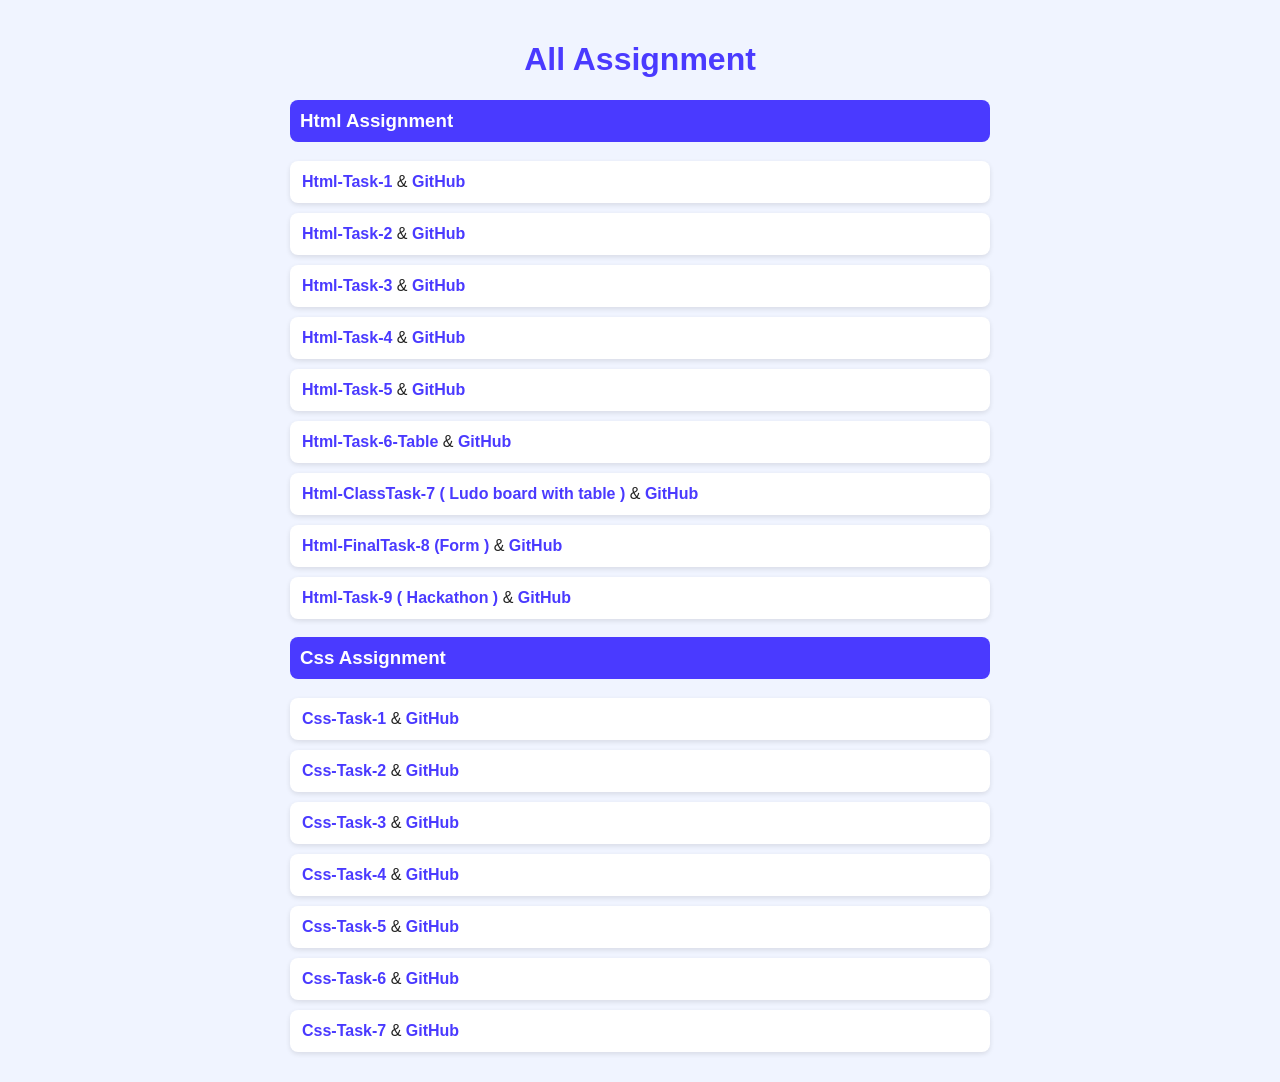
<file: index.html>
<!DOCTYPE html>
<html lang="en">
<head>
    <meta charset="UTF-8">
    <meta name="viewport" content="width=device-width, initial-scale=1.0">
    <title>All Assignment</title>
    <style>
        body {
            font-family: Arial, sans-serif;
            background-color: #f0f4ff;
            color: #222;
            max-width: 700px;
            margin: 0 auto;
            padding: 20px;
        }

        h1 {
            text-align: center;
            color: #4a3aff;
        }

        h3 {
            background-color: #4a3aff;
            color: white;
            padding: 10px;
            border-radius: 8px;
        }

        .task {
            background-color: white;
            padding: 12px;
            margin-bottom: 10px;
            border-radius: 8px;
            box-shadow: 0 2px 5px rgba(0, 0, 0, 0.1);
        }

        a {
            color: #4a3aff;
            text-decoration: none;
            font-weight: bold;
        }

        a:hover {
            text-decoration: underline;
        }
    </style>
</head>
<body>
    <h1>All Assignment</h1>

    <h3>Html Assignment</h3>

    <div class="task"><a href="./html-task/Assignment 1/index.html">Html-Task-1</a> <span>&</span> <a href="https://github.com/alishahwaiz-182/All-Assignments/blob/main/html-task/Assignment%201/index.html">GitHub</a></div>
    <div class="task"><a href="./html-task/Assignment 2/index.html">Html-Task-2</a> <span>&</span> <a href="https://github.com/alishahwaiz-182/All-Assignments/blob/main/html-task/Assignment%202">GitHub</a></div>
    <div class="task"><a href="./html-task/Assignment 3/index.html">Html-Task-3</a> <span>&</span> <a href="https://github.com/alishahwaiz-182/All-Assignments/blob/main/html-task/Assignment%203">GitHub</a></div>
    <div class="task"><a href="./html-task/Assignment 4/index.html">Html-Task-4</a> <span>&</span> <a href="https://github.com/alishahwaiz-182/All-Assignments/blob/main/html-task/Assignment%204">GitHub</a></div>
    <div class="task"><a href="./html-task/Assignment 5/task1.html">Html-Task-5</a> <span>&</span> <a href="https://github.com/alishahwaiz-182/All-Assignments/blob/main/html-task/Assignment%205">GitHub</a></div>
    <div class="task"><a href="./html-task/Assignment 6/index.html">Html-Task-6-Table</a> <span>&</span> <a href="https://github.com/alishahwaiz-182/All-Assignments/blob/main/html-task/Assignment%206/index.html">GitHub</a></div>
    <div class="task"><a href="./html-task/assignment 7/index.html">Html-ClassTask-7 ( Ludo board with table )</a> <span>&</span> <a href="https://github.com/alishahwaiz-182/All-Assignments/blob/main/html-task/assignment%207/index.html">GitHub</a></div>
    <div class="task"><a href="./html-task/Assignment 8/index.html">Html-FinalTask-8 (Form )</a> <span>&</span> <a href="https://github.com/alishahwaiz-182/All-Assignments/blob/main/html-task/Assignment%208">GitHub</a></div>
    <div class="task"><a href="./html-task/Assignment 9/index.html">Html-Task-9 ( Hackathon )</a> <span>&</span> <a href="https://github.com/alishahwaiz-182/All-Assignments/blob/main/html-task/Assignment%209/index.html">GitHub</a></div>

    <h3>Css Assignment</h3>

    <div class="task"><a href="./css-task/Assignment 1/index.html">Css-Task-1</a> <span>&</span> <a href="https://github.com/alishahwaiz-182/All-Assignments/blob/main/css-task/Assignment%201">GitHub</a></div>
    <div class="task"><a href="./css-task/Assignment 2/index.html">Css-Task-2</a> <span>&</span> <a href="https://github.com/alishahwaiz-182/All-Assignments/blob/main/css-task/Assignment%202">GitHub</a></div>
    <div class="task"><a href="./css-task/Assignment 3/index.html">Css-Task-3</a> <span>&</span> <a href="https://github.com/alishahwaiz-182/All-Assignments/tree/main/css-task/Assignment%203">GitHub</a></div>
    <div class="task"><a href="./css-task/Assignment 4/index.html">Css-Task-4</a> <span>&</span> <a href="https://github.com/alishahwaiz-182/All-Assignments/tree/main/css-task/Assignment%204">GitHub</a></div>
    <div class="task"><a href="./css-task/Assignment 5/index.html">Css-Task-5</a> <span>&</span> <a href="https://github.com/alishahwaiz-182/All-Assignments/tree/main/css-task/Assignment%205">GitHub</a></div>
    <div class="task"><a href="./css-task/Assignment 6/index.html">Css-Task-6</a> <span>&</span> <a href="https://github.com/alishahwaiz-182/All-Assignments/tree/main/css-task/Assignment%206">GitHub</a></div>
    <div class="task"><a href="./css-task/Assignment 7/index.html">Css-Task-7</a> <span>&</span> <a href="https://github.com/alishahwaiz-182/All-Assignments/tree/main/css-task/Assignment%207">GitHub</a></div>
</body>
</html>
</file>
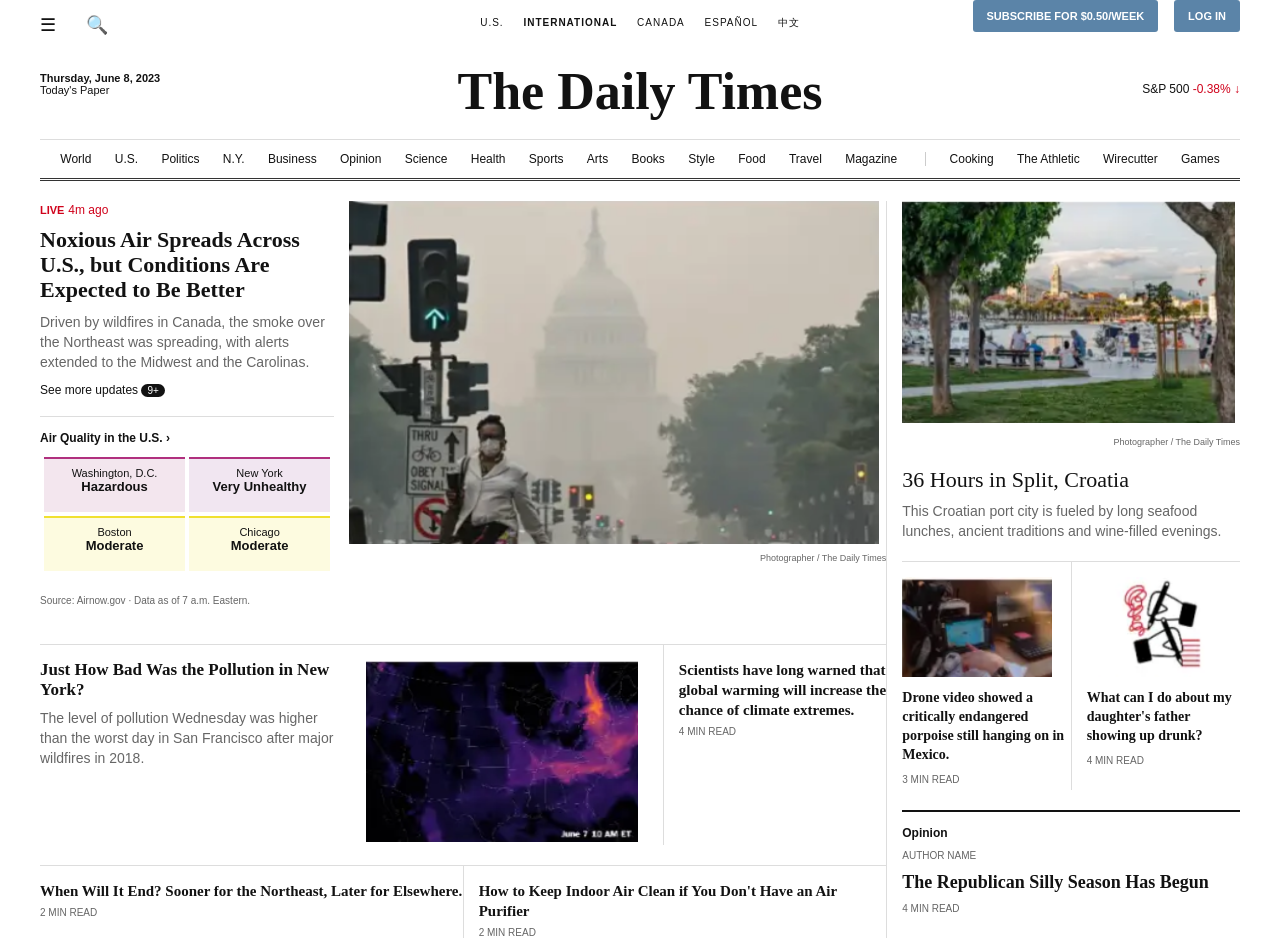
<file: css-task/Assignment 2/index.html>
<!DOCTYPE html>
<html lang="en">
<head>
<meta charset="UTF-8">
<title>The Daily Times</title>
<link rel="stylesheet" href="style.css">
</head>
<body>
<div class="page">

  <table class="topbar">
    <tr>
      <td class="tb-left"><span class="menu-icon">&#9776;</span> <span>&#128269;</span></td>
      <td class="editions">
        <a href="#">U.S.</a>
        <a href="#" class="bold">INTERNATIONAL</a>
        <a href="#">CANADA</a>
        <a href="#">ESPAÑOL</a>
        <a href="#">中文</a>
      </td>
      <td class="tb-right">
        <a href="#" class="btn">SUBSCRIBE FOR $0.50/WEEK</a>
        <a href="#" class="btn">LOG IN</a>
      </td>
    </tr>
  </table>

  <table class="masthead">
    <tr>
      <td class="date-box">
        <b>Thursday, June 8, 2023</b><br>
        Today's Paper
      </td>
      <td class="logo-cell"><h1 class="logo">The Daily Times</h1></td>
      <td class="stock-box">S&amp;P 500 <span class="red">-0.38% &darr;</span></td>
    </tr>
  </table>

  <div class="nav">
    <a href="#">World</a>
    <a href="#">U.S.</a>
    <a href="#">Politics</a>
    <a href="#">N.Y.</a>
    <a href="#">Business</a>
    <a href="#">Opinion</a>
    <a href="#">Science</a>
    <a href="#">Health</a>
    <a href="#">Sports</a>
    <a href="#">Arts</a>
    <a href="#">Books</a>
    <a href="#">Style</a>
    <a href="#">Food</a>
    <a href="#">Travel</a>
    <a href="#">Magazine</a>
    <span class="gap"></span>
    <a href="#">Cooking</a>
    <a href="#">The Athletic</a>
    <a href="#">Wirecutter</a>
    <a href="#">Games</a>
  </div>

  <table class="main">
    <tr>

      <td class="left-area">

        <table>
          <tr>
            <td class="story-text">
              <span class="live">LIVE</span> <span class="red small">4m ago</span>
              <h2>Noxious Air Spreads Across U.S., but Conditions Are Expected to Be Better</h2>
              <p class="grey">Driven by wildfires in Canada, the smoke over the Northeast was spreading, with alerts extended to the Midwest and the Carolinas.</p>
              <p class="small">See more updates <span class="badge">9+</span></p>

              <div class="aq">
                <b class="small">Air Quality in the U.S. &rsaquo;</b>
                <table class="aq-table">
                  <tr>
                    <td class="aq-box pink">Washington, D.C.<br><b>Hazardous</b></td>
                    <td class="aq-box purple">New York<br><b>Very Unhealthy</b></td>
                  </tr>
                  <tr>
                    <td class="aq-box yellow">Boston<br><b>Moderate</b></td>
                    <td class="aq-box yellow">Chicago<br><b>Moderate</b></td>
                  </tr>
                </table>
                <p class="tiny grey">Source: Airnow.gov &middot; Data as of 7 a.m. Eastern.</p>
              </div>
            </td>

            <td class="story-image">
              <img class="big-photo" src="./assests/images/Screenshot 2026-10-29 164420.png" alt="">
              <p class="credit">Photographer / The Daily Times</p>
            </td>
          </tr>
        </table>

        <table class="second-row">
          <tr>
            <td class="item-a">
              <h3>Just How Bad Was the Pollution in New York?</h3>
              <p class="grey">The level of pollution Wednesday was higher than the worst day in San Francisco after major wildfires in 2018.</p>
            </td>
            <td class="item-b">
              <img class="map-photo" src="./assests/images/Screenshot 2026-10-29 164510.png" alt="">
            </td>
            <td class="item-c">
              <h4>Scientists have long warned that global warming will increase the chance of climate extremes.</h4>
              <p class="tiny grey">4 MIN READ</p>
            </td>
          </tr>
        </table>

        <table class="third-row">
          <tr>
            <td class="half">
              <h4>When Will It End? Sooner for the Northeast, Later for Elsewhere.</h4>
              <p class="tiny grey">2 MIN READ</p>
            </td>
            <td class="half half-border">
              <h4>How to Keep Indoor Air Clean if You Don't Have an Air Purifier</h4>
              <p class="tiny grey">2 MIN READ</p>
            </td>
          </tr>
        </table>

      </td>

      <td class="right-area">
        <img class="travel-photo" src="./assests/images/Screenshot 2026-10-29 164436.png" alt="">
        <p class="credit">Photographer / The Daily Times</p>
        <h2 class="light">36 Hours in Split, Croatia</h2>
        <p class="grey">This Croatian port city is fueled by long seafood lunches, ancient traditions and wine-filled evenings.</p>

        <table class="mini-row">
          <tr>
            <td class="mini">
              <img class="mini-photo" src="./assests/images/Screenshot 2026-10-29 164451.png" alt="">
              <h5>Drone video showed a critically endangered porpoise still hanging on in Mexico.</h5>
              <p class="tiny grey">3 MIN READ</p>
            </td>
            <td class="mini mini-border">
              <img class="mini-photo" src="./assests/images/Screenshot 2026-10-29 164500.png" alt="">
              <h5>What can I do about my daughter's father showing up drunk?</h5>
              <p class="tiny grey">4 MIN READ</p>
            </td>
          </tr>
        </table>

        <div class="opinion">
          <b class="small">Opinion</b>
          <p class="tiny grey">AUTHOR NAME</p>
          <h4>The Republican Silly Season Has Begun</h4>
          <p class="tiny grey">4 MIN READ</p>
        </div>
      </td>

    </tr>
  </table>
</div>
</body>
</html>
</file>
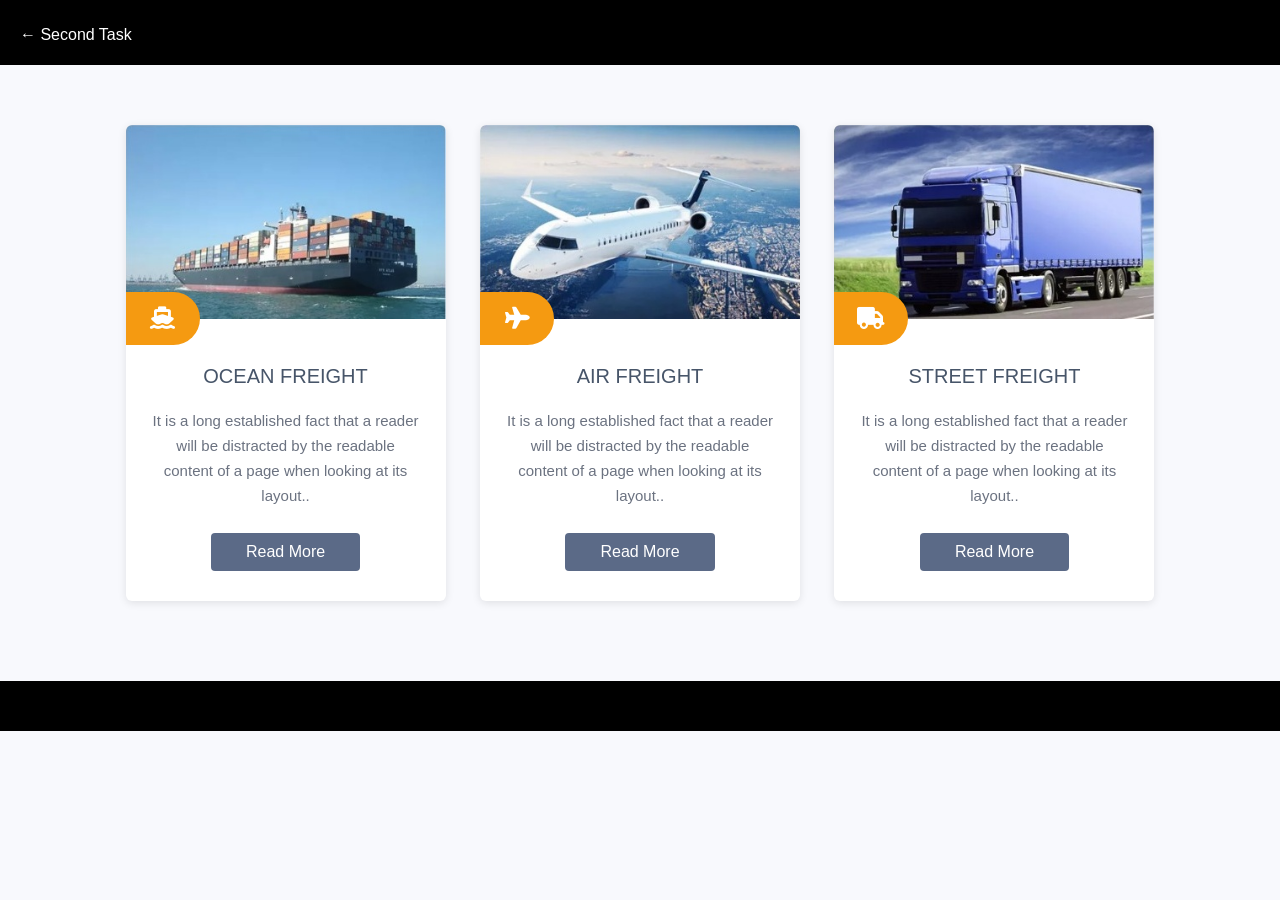
<file: css-task/Assignment 3/index.html>
<!DOCTYPE html>
<html lang="en">
<head>
    <meta charset="UTF-8">
    <meta name="viewport" content="width=device-width, initial-scale=1.0">
    <title>Freight Services</title>



    <!-- Font Awesome icons -->
    <link rel="stylesheet" href="https://cdnjs.cloudflare.com/ajax/libs/font-awesome/6.5.1/css/all.min.css">

    <link rel="stylesheet" href="style.css">
</head>
<body>

    <div class="top">
        <a href="./index1.html">&larr; Second Task</a>
    </div>

    <section class="services">

        <!-- Card 1 -->
        <div class="card">
                <img src="./assests/images/ocean.jpg" alt="Ocean Freight">
                <div class="icon"><i class="fa-solid fa-ship"></i></div>
            <div class="card-body">
                <h3>Ocean Freight</h3>
                <p>It is a long established fact that a reader will be distracted by the readable content of a page when looking at its layout..</p>
                <a href="#" class="btn">Read More</a>
            </div>
        </div>

        <!-- Card 2 -->
        <div class="card">
            <img src="./assests/images/air.jpg" alt="Air Freight">
            <div class="icon"><i class="fa-solid fa-plane"></i></div>
            <div class="card-body">
                <h3>Air Freight</h3>
                <p>It is a long established fact that a reader will be distracted by the readable content of a page when looking at its layout..</p>
                <a href="#" class="btn">Read More</a>
            </div>
        </div>

        <!-- Card 3 -->
        <div class="card">
            <img src="./assests/images/street.jpg" alt="Street Freight">
            <div class="icon"><i class="fa-solid fa-truck"></i></div>
            <div class="card-body">
                <h3>Street Freight</h3>
                <p>It is a long established fact that a reader will be distracted by the readable content of a page when looking at its layout..</p>
                <a href="#" class="btn">Read More</a>
            </div>
        </div>

    </section>

    <div class="footer"></div>

</body>
</html>
</file>
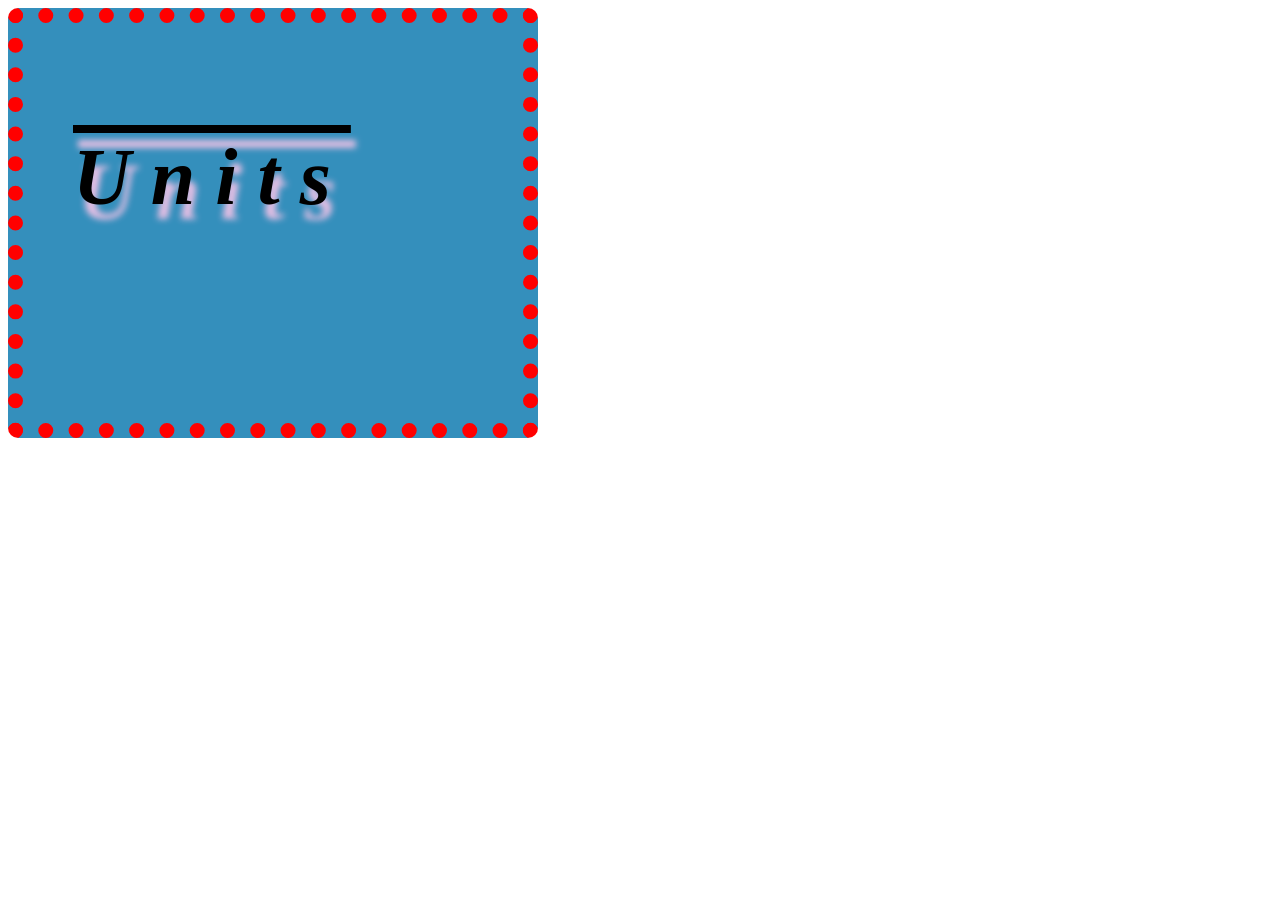
<file: css-task/Assignment 4/index.html>
<!DOCTYPE html>
<html lang="en">
<head>
    <meta charset="UTF-8">
    <meta name="viewport" content="width=device-width, initial-scale=1.0">
    <title>Box Model</title>
    <link rel="stylesheet" href="style.css">
</head>
<body>
    <div>
        <h1>units</h1>
    </div>
</body>
</html>
</file>
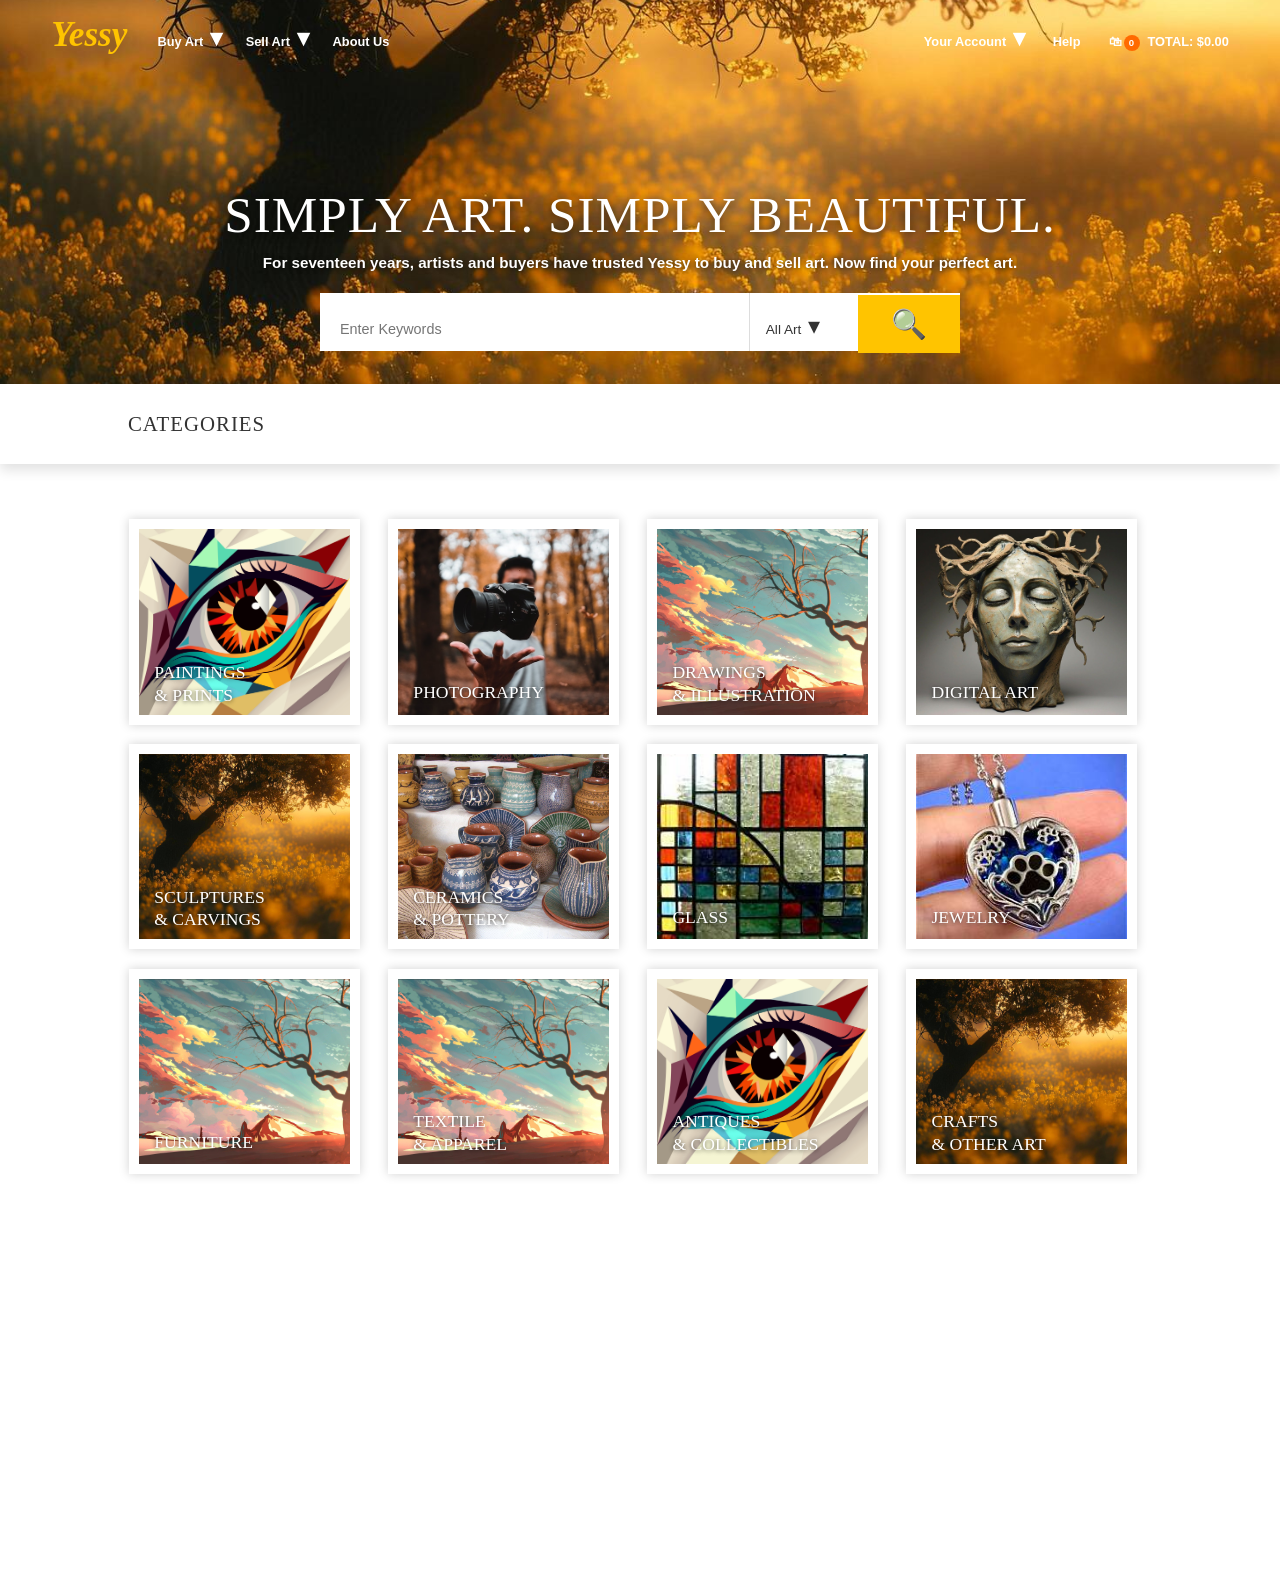
<file: css-task/Assignment 5/index.html>
<!DOCTYPE html>
<html lang="en">
<head>
  <meta charset="UTF-8">
  <meta name="viewport" content="width=device-width, initial-scale=1.0">
  <title>Yessy - Gallery</title>
  <link rel="stylesheet" href="style.css">
</head>
<body>

  <header class="hero">

    <nav class="navbar">
      <div class="nav-left">
        <a href="#" class="logo">Yessy</a>
        <a href="#" class="nav-link">Buy Art <span class="arrow">&#9662;</span></a>
        <a href="#" class="nav-link">Sell Art <span class="arrow">&#9662;</span></a>
        <a href="#" class="nav-link">About Us</a>
      </div>
      <div class="nav-right">
        <a href="#" class="nav-link">Your Account <span class="arrow">&#9662;</span></a>
        <a href="#" class="nav-link">Help</a>
        <a href="#" class="nav-link">&#128717;<span class="badge">0</span>TOTAL: $0.00</a>
      </div>
    </nav>

    <div class="hero-content">
      <h1>SIMPLY ART. SIMPLY BEAUTIFUL.</h1>
      <p>For seventeen years, artists and buyers have trusted Yessy to buy and sell art. Now find your perfect art.</p>

      <div class="search">
        <input type="text" class="search-input" placeholder="Enter Keywords">
        <div class="search-select">All Art <span class="arrow">&#9662;</span></div>
        <button class="search-btn">&#128269;</button>
      </div>
    </div>
  </header>

  <section class="categories-bar">
    <h2>CATEGORIES</h2>
  </section>

  <section class="grid">

    <div class="card">
      <a href="#" class="tile t1"><span class="label two">PAINTINGS<br>&amp; PRINTS</span></a>
    </div>

    <div class="card">
      <a href="#" class="tile t2"><span class="label one">PHOTOGRAPHY</span></a>
    </div>

    <div class="card">
      <a href="#" class="tile t3"><span class="label two">DRAWINGS<br>&amp; ILLUSTRATION</span></a>
    </div>

    <div class="card">
      <a href="#" class="tile t4"><span class="label one">DIGITAL ART</span></a>
    </div>

    <div class="card">
      <a href="#" class="tile t5"><span class="label two">SCULPTURES<br>&amp; CARVINGS</span></a>
    </div>

    <div class="card">
      <a href="#" class="tile t6"><span class="label two">CERAMICS<br>&amp; POTTERY</span></a>
    </div>

    <div class="card">
      <a href="#" class="tile t7"><span class="label one">GLASS</span></a>
    </div>

    <div class="card">
      <a href="#" class="tile t8"><span class="label one">JEWELRY</span></a>
    </div>

    <div class="card">
      <a href="#" class="tile t9"><span class="label one">FURNITURE</span></a>
    </div>

    <div class="card">
      <a href="#" class="tile t10"><span class="label two">TEXTILE<br>&amp; APPAREL</span></a>
    </div>

    <div class="card">
      <a href="#" class="tile t11"><span class="label two">ANTIQUES<br>&amp; COLLECTIBLES</span></a>
    </div>

    <div class="card">
      <a href="#" class="tile t12"><span class="label two">CRAFTS<br>&amp; OTHER ART</span></a>
    </div>

  </section>

</body>
</html>
</file>
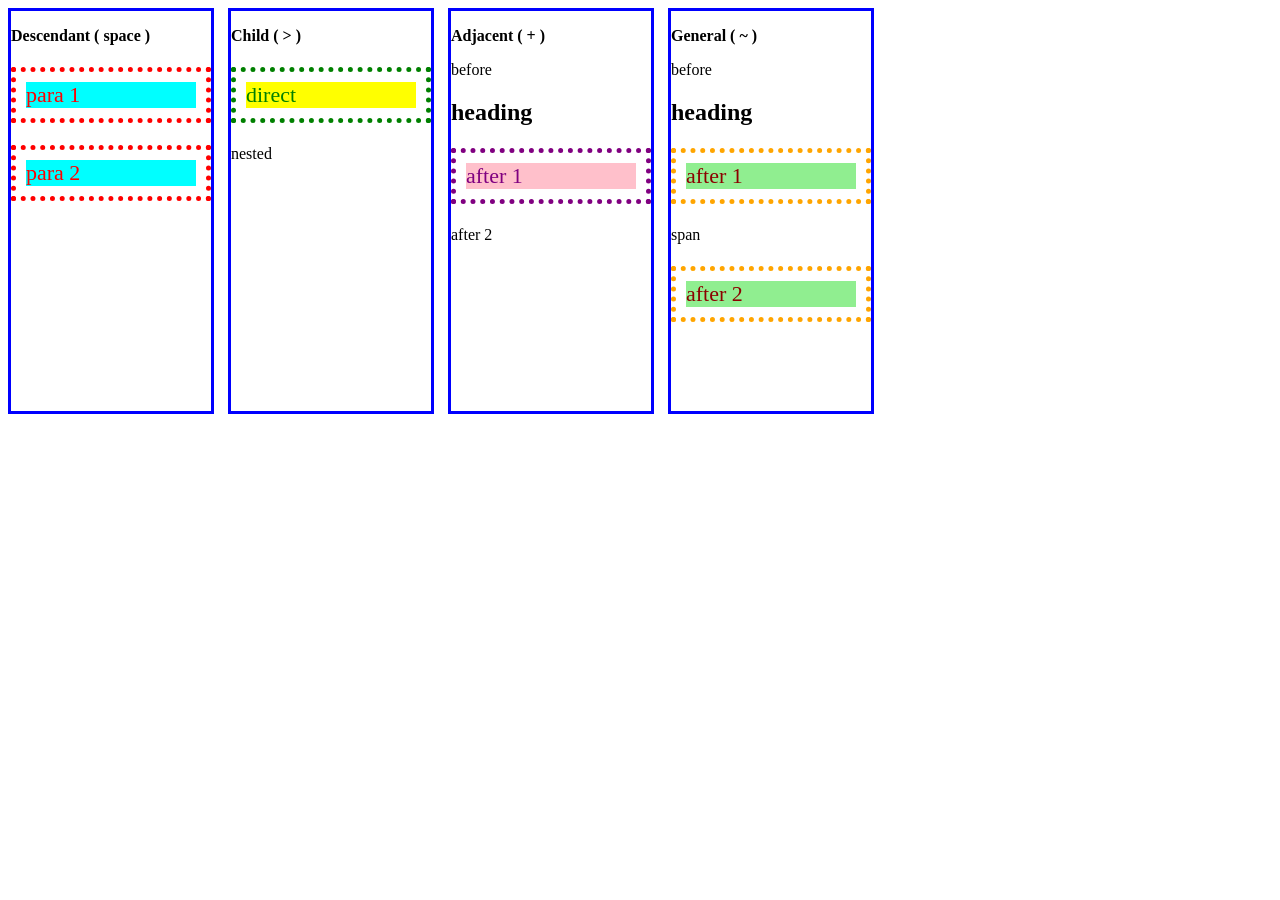
<file: css-task/Assignment 6/index.html>
<!DOCTYPE html>
<html lang="en">
<head>
    <meta charset="UTF-8">
    <meta name="viewport" content="width=device-width, initial-scale=1.0">
    <title>Combinators</title>
    <link rel="stylesheet" href="style.css">
</head>
<body>

    <div class="box descombinator">
        <h3>Descendant ( space )</h3>
        <p>para 1</p>
        <div>
            <p>para 2</p>
        </div>
    </div>

    <div class="box childcombinator">
        <h3>Child ( > )</h3>
        <p>direct</p>
        <div>
            <p>nested</p>
        </div>
    </div>

    <div class="box adjacentcombinator">
        <h3>Adjacent ( + )</h3>
        <p>before</p>
        <h2>heading</h2>
        <p>after 1</p>
        <p>after 2</p>
    </div>

    <div class="box generalcombinator">
        <h3>General ( ~ )</h3>
        <p>before</p>
        <h2>heading</h2>
        <p>after 1</p>
        <span>span</span>
        <p>after 2</p>
    </div>

</body>
</html>
</file>
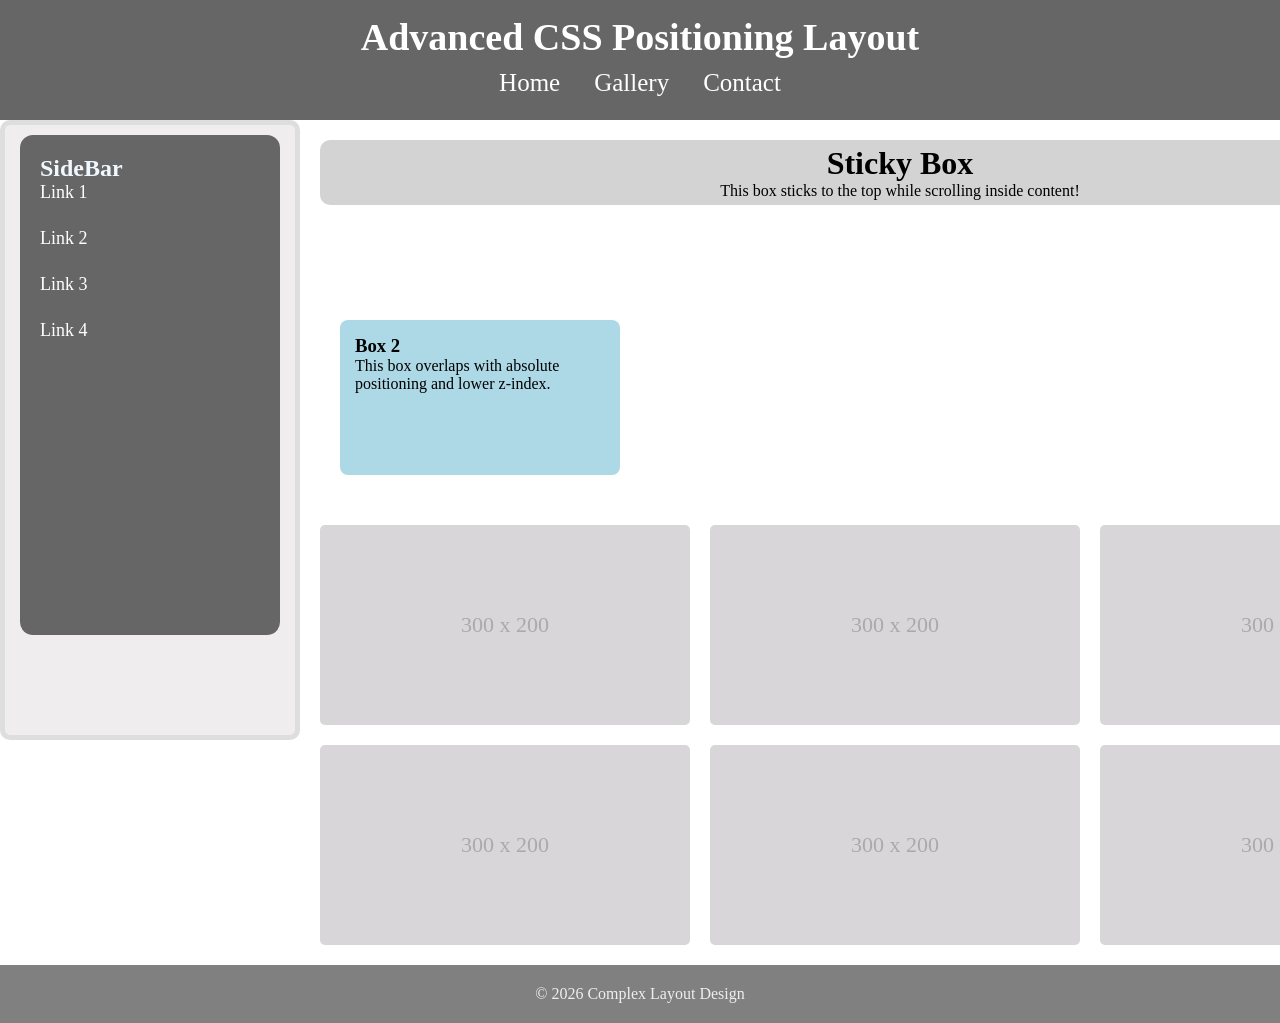
<file: css-task/Assignment 7/index.html>
<!DOCTYPE html>
<html lang="en">
<head>
    <meta charset="UTF-8">
    <meta name="viewport" content="width=device-width, initial-scale=1.0">
    <title>Positions</title>
    <link rel="stylesheet" href="./style.css">
</head>
<body>

    <div class="header">
        <h1>Advanced CSS Positioning Layout</h1>
        <div class="nav">
            <a href="#">Home</a>
            <a href="#">Gallery</a>
            <a href="#">Contact</a>
        </div>
    </div>

    <main>
    <div class="sidebar">
        <aside>
            <h2>SideBar</h2>
            <a href="#">Link 1</a>
            <a href="#">Link 2</a>
            <a href="#">Link 3</a>
            <a href="#">Link 4</a>
        </aside>
    </div>

    <div class="content">
        <div class="sticky-box">
            <h1>Sticky Box</h1>
            <p>This box sticks to the top while scrolling inside content!</p> 
        </div>

        <div class="box-1">
            <h3>Box 1</h3>
        </div>
        
        <div class="box-2">
            
            <h3>Box 2</h3>
            <p>This box overlaps with absolute positioning and lower z-index.</p>
        </div>

        <div class="gallery">
            <div class="card">300 x 200</div>
                <div class="card">300 x 200</div>
                <div class="card">300 x 200</div>
                <div class="card">300 x 200</div>
                <div class="card">300 x 200</div>
                <div class="card">300 x 200</div>
        </div>
    </div>
    </main>
        
    <footer>
        © 2026 Complex Layout Design
    </footer> 
    
    
    

</body>
</html>
</file>
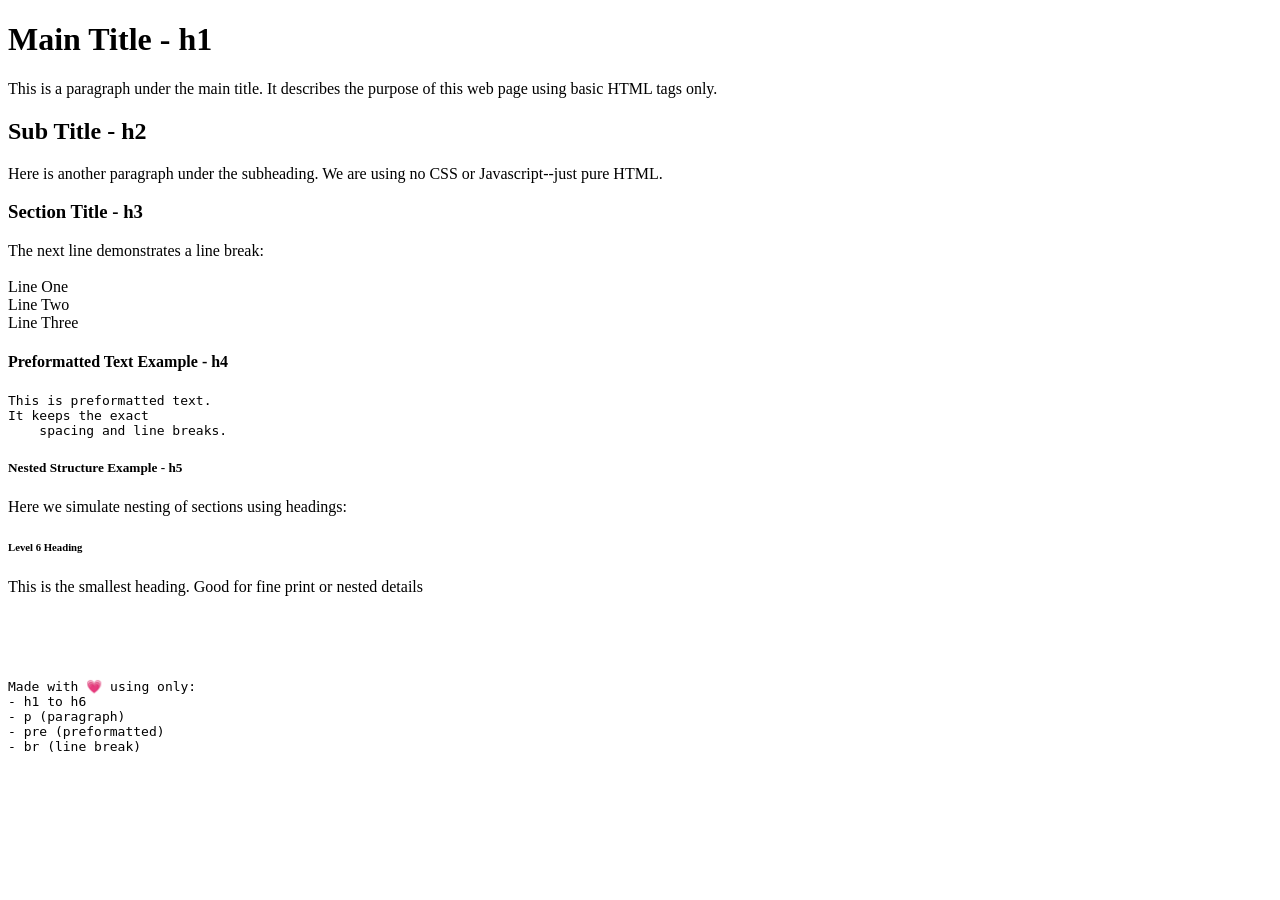
<file: html-task/Assignment 1/index.html>
<!DOCTYPE html>
<html lang="en">
<head>
    <meta charset="UTF-8">
    <meta name="viewport" content="width=device-width, initial-scale=1.0">
    <title>Html Assignment</title>
</head>
<body>

    <h1>Main Title - h1</h1>
    <p>This is a paragraph under the main title. It describes the purpose of this web page using basic HTML tags only.</p>

    <h2>Sub Title - h2</h2>
    <p>Here is another paragraph under the subheading. We are using no CSS or Javascript--just pure HTML.</p>

    <h3>Section Title - h3</h3>
    <p>The next line demonstrates a line break: <br><br> Line One <br> Line Two <br> Line Three</p>

    <h4>Preformatted Text Example - h4</h4>
    <pre>This is preformatted text.
It keeps the exact
    spacing and line breaks.
</pre>

    <h5>Nested Structure Example - h5</h5>
    <p>Here we simulate nesting of sections using headings:</p>

    <h6>Level 6 Heading</h6>
    <p>This is the smallest heading. Good for fine print or nested details</p>

    <br><br><br>

    <pre>Made with 💗 using only:
- h1 to h6
- p (paragraph)
- pre (preformatted)
- br (line break)
</pre>

</body>
</html>
</file>
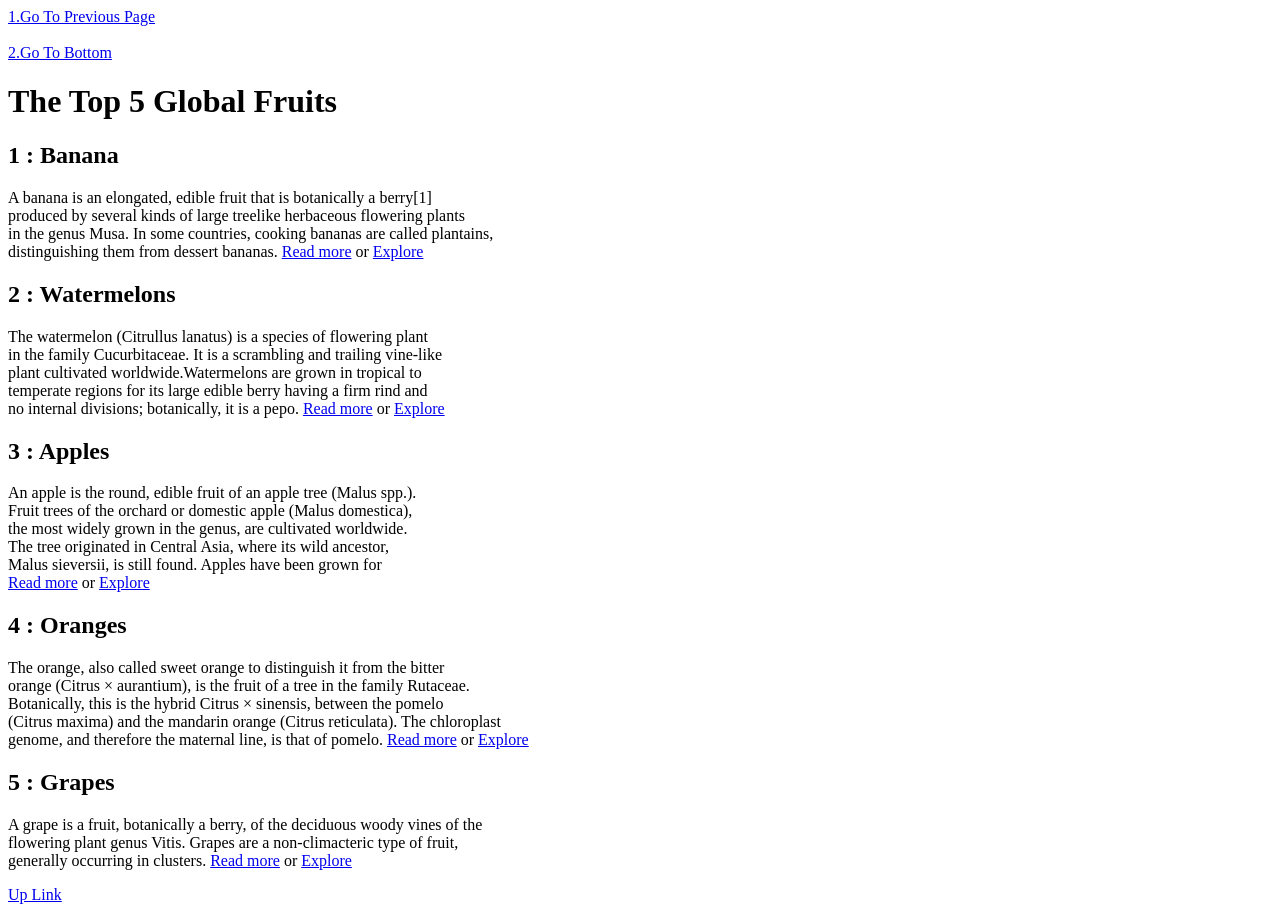
<file: html-task/Assignment 2/index.html>
<!DOCTYPE html>
<html lang="en">
<head>
    <meta charset="UTF-8">
    <meta name="viewport" content="width=device-width, initial-scale=1.0">
    <title>Document</title>
</head>
<body>
    
    <a href="./main.html">1.Go To Previous Page</a> 
    <br>
    <br>
    <a href="#bottom" id="uplink">2.Go To Bottom</a>

    <h1>The Top 5 Global Fruits</h1>

    <h2>1 : Banana</h2>
    <p>A banana is an elongated, edible fruit that is botanically a berry[1] <br> produced by several kinds of large treelike herbaceous flowering plants <br>  in the genus Musa. In some countries, 
       cooking bananas are called plantains,<br>  distinguishing them from dessert bananas.
       <a href="https://en.wikipedia.org/wiki/Banana">Read more</a> or <a href="./main.html">Explore</a>
    </p>
       

    <h2>2 : Watermelons</h2>
   
    <p>The watermelon (Citrullus lanatus) is a species of flowering plant <br> in the family Cucurbitaceae. It is a scrambling and trailing vine-like <br>
         plant cultivated worldwide.Watermelons are grown in tropical to  <br>temperate regions for its large edible berry having a firm rind and <br> no internal divisions; botanically, it is a pepo.
        <a href="https://en.wikipedia.org/wiki/Watermelon">Read more</a> or <a href="./main.html">Explore</a>
        </p>

    <h2>3 : Apples</h2>
    
    <p>An apple is the round, edible fruit of an apple tree (Malus spp.). <br>
         Fruit trees of the orchard or domestic apple (Malus domestica),<br>
          the most widely grown in the genus, are cultivated worldwide. <br>
         The tree originated in Central Asia, where its wild ancestor, <br> 
         Malus sieversii, is still found. Apples have been grown for <br>
        <a href="https://en.wikipedia.org/wiki/Apple">Read more</a> or <a href="./main.html">Explore</a>
        </p>

    <h2>4 : Oranges</h2>
    
    <p>The orange, also called sweet orange to distinguish it from the bitter <br>
         orange (Citrus × aurantium), is the fruit of a tree in the family Rutaceae. <br>
          Botanically, this is the hybrid Citrus × sinensis, between the pomelo <br>
           (Citrus maxima) and the mandarin orange (Citrus reticulata). The chloroplast <br>
            genome, and therefore the maternal line, is that of pomelo. 
        <a href="https://en.wikipedia.org/wiki/Orange_(fruit)">Read more</a> or <a href="./main.html">Explore</a>
        </p>

    <h2>5 : Grapes</h2>
    
    <p>A grape is a fruit, botanically a berry, of the deciduous woody vines of the <br>
         flowering plant genus Vitis. Grapes are a non-climacteric type of fruit, <br>
          generally occurring in clusters.
        <a href="https://en.wikipedia.org/wiki/Grape">Read more</a> or <a href="./main.html">Explore</a>
        </p>

        
        <a id="bottom" href="#uplink">Up Link</a>
</body>
</html>
</file>
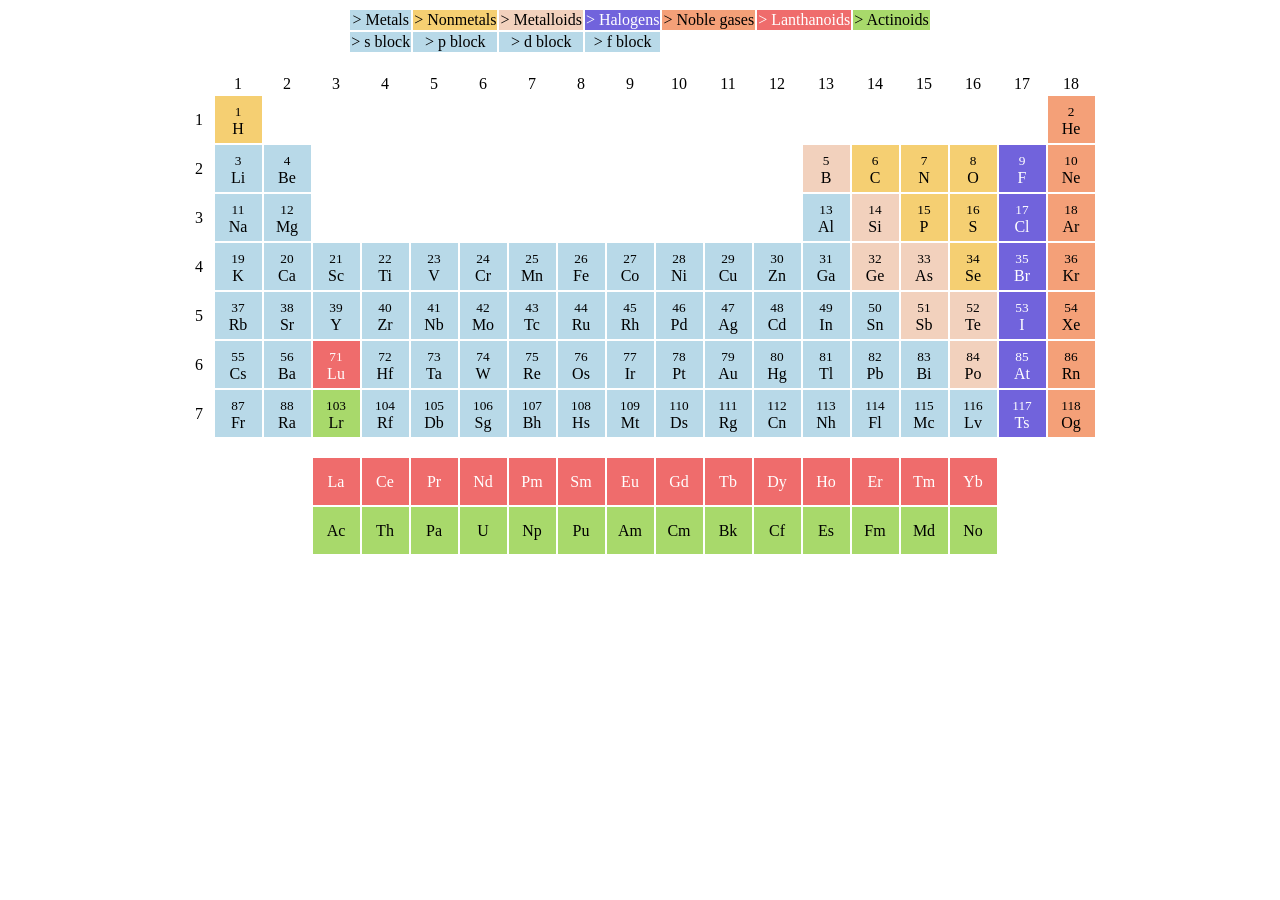
<file: html-task/Assignment 6/index.html>
<!DOCTYPE html>
<html lang="en">
<head>
    <meta charset="UTF-8">
    <title>Periodic Table</title>
</head>
<body>

<table align="center">
    <tr>
        <td style="text-align:center;background-color:#b8d9e8;">&gt; Metals</td>
        <td style="text-align:center;background-color:#f5cf72;">&gt; Nonmetals</td>
        <td style="text-align:center;background-color:#f2d1bd;">&gt; Metalloids</td>
        <td style="text-align:center;background-color:#7163dc;color:white;">&gt; Halogens</td>
        <td style="text-align:center;background-color:#f4a078;">&gt; Noble gases</td>
        <td style="text-align:center;background-color:#ef6c6c;color:white;">&gt; Lanthanoids</td>
        <td style="text-align:center;background-color:#a8d96b;">&gt; Actinoids</td>
    </tr>
    <tr>
        <td style="text-align:center;background-color:#b8d9e8;">&gt; s block</td>
        <td style="text-align:center;background-color:#b8d9e8;">&gt; p block</td>
        <td style="text-align:center;background-color:#b8d9e8;">&gt; d block</td>
        <td style="text-align:center;background-color:#b8d9e8;">&gt; f block</td>
    </tr>
</table>

<br>

<table align="center" border="0" >
    <tr>
        <td width="25" style="text-align:center;"></td>
        <td width="45" style="text-align:center;">1</td>
        <td width="45" style="text-align:center;">2</td>
        <td width="45" style="text-align:center;">3</td>
        <td width="45" style="text-align:center;">4</td>
        <td width="45" style="text-align:center;">5</td>
        <td width="45" style="text-align:center;">6</td>
        <td width="45" style="text-align:center;">7</td>
        <td width="45" style="text-align:center;">8</td>
        <td width="45" style="text-align:center;">9</td>
        <td width="45" style="text-align:center;">10</td>
        <td width="45" style="text-align:center;">11</td>
        <td width="45" style="text-align:center;">12</td>
        <td width="45" style="text-align:center;">13</td>
        <td width="45" style="text-align:center;">14</td>
        <td width="45" style="text-align:center;">15</td>
        <td width="45" style="text-align:center;">16</td>
        <td width="45" style="text-align:center;">17</td>
        <td width="45" style="text-align:center;">18</td>
    </tr>
    <tr>
        <td height="45" style="text-align:center;">1</td>
        <td height="45" style="text-align:center;background-color:#f5cf72;"><small>1</small><br>H</td>
        <td colspan="16" style="text-align:center;"></td>
        <td height="45" style="text-align:center;background-color:#f4a078;"><small>2</small><br>He</td>
    </tr>
    <tr>
        <td height="45" style="text-align:center;">2</td>
        <td height="45" style="text-align:center;background-color:#b8d9e8;"><small>3</small><br>Li</td>
        <td style="text-align:center;background-color:#b8d9e8;"><small>4</small><br>Be</td>
        <td colspan="10" style="text-align:center;"></td>
        <td style="text-align:center;background-color:#f2d1bd;"><small>5</small><br>B</td>
        <td style="text-align:center;background-color:#f5cf72;"><small>6</small><br>C</td>
        <td style="text-align:center;background-color:#f5cf72;"><small>7</small><br>N</td>
        <td style="text-align:center;background-color:#f5cf72;"><small>8</small><br>O</td>
        <td style="text-align:center;background-color:#7163dc;color:white;"><small>9</small><br>F</td>
        <td style="text-align:center;background-color:#f4a078;"><small>10</small><br>Ne</td>
    </tr>
    <tr>
        <td height="45" style="text-align:center;">3</td>
        <td style="text-align:center;background-color:#b8d9e8;"><small>11</small><br>Na</td>
        <td style="text-align:center;background-color:#b8d9e8;"><small>12</small><br>Mg</td>
        <td colspan="10" style="text-align:center;"></td>
        <td style="text-align:center;background-color:#b8d9e8;"><small>13</small><br>Al</td>
        <td style="text-align:center;background-color:#f2d1bd;"><small>14</small><br>Si</td>
        <td style="text-align:center;background-color:#f5cf72;"><small>15</small><br>P</td>
        <td style="text-align:center;background-color:#f5cf72;"><small>16</small><br>S</td>
        <td style="text-align:center;background-color:#7163dc;color:white;"><small>17</small><br>Cl</td>
        <td style="text-align:center;background-color:#f4a078;"><small>18</small><br>Ar</td>
    </tr>
    <tr>
        <td height="45" style="text-align:center;">4</td>
        <td height="45" style="text-align:center;background-color:#b8d9e8;"><small>19</small><br>K</td>
        <td style="text-align:center;background-color:#b8d9e8;"><small>20</small><br>Ca</td>
        <td style="text-align:center;background-color:#b8d9e8;"><small>21</small><br>Sc</td>
        <td style="text-align:center;background-color:#b8d9e8;"><small>22</small><br>Ti</td>
        <td style="text-align:center;background-color:#b8d9e8;"><small>23</small><br>V</td>
        <td style="text-align:center;background-color:#b8d9e8;"><small>24</small><br>Cr</td>
        <td style="text-align:center;background-color:#b8d9e8;"><small>25</small><br>Mn</td>
        <td style="text-align:center;background-color:#b8d9e8;"><small>26</small><br>Fe</td>
        <td style="text-align:center;background-color:#b8d9e8;"><small>27</small><br>Co</td>
        <td style="text-align:center;background-color:#b8d9e8;"><small>28</small><br>Ni</td>
        <td style="text-align:center;background-color:#b8d9e8;"><small>29</small><br>Cu</td>
        <td style="text-align:center;background-color:#b8d9e8;"><small>30</small><br>Zn</td>
        <td style="text-align:center;background-color:#b8d9e8;"><small>31</small><br>Ga</td>
        <td style="text-align:center;background-color:#f2d1bd;"><small>32</small><br>Ge</td>
        <td style="text-align:center;background-color:#f2d1bd;"><small>33</small><br>As</td>
        <td style="text-align:center;background-color:#f5cf72;"><small>34</small><br>Se</td>
        <td style="text-align:center;background-color:#7163dc;color:white;"><small>35</small><br>Br</td>
        <td style="text-align:center;background-color:#f4a078;"><small>36</small><br>Kr</td>
    </tr>
    <tr>
        <td height="45" style="text-align:center;">5</td>
        <td height="45" style="text-align:center;background-color:#b8d9e8;"><small>37</small><br>Rb</td>
        <td style="text-align:center;background-color:#b8d9e8;"><small>38</small><br>Sr</td>
        <td style="text-align:center;background-color:#b8d9e8;"><small>39</small><br>Y</td>
        <td style="text-align:center;background-color:#b8d9e8;"><small>40</small><br>Zr</td>
        <td style="text-align:center;background-color:#b8d9e8;"><small>41</small><br>Nb</td>
        <td style="text-align:center;background-color:#b8d9e8;"><small>42</small><br>Mo</td>
        <td style="text-align:center;background-color:#b8d9e8;"><small>43</small><br>Tc</td>
        <td style="text-align:center;background-color:#b8d9e8;"><small>44</small><br>Ru</td>
        <td style="text-align:center;background-color:#b8d9e8;"><small>45</small><br>Rh</td>
        <td style="text-align:center;background-color:#b8d9e8;"><small>46</small><br>Pd</td>
        <td style="text-align:center;background-color:#b8d9e8;"><small>47</small><br>Ag</td>
        <td style="text-align:center;background-color:#b8d9e8;"><small>48</small><br>Cd</td>
        <td style="text-align:center;background-color:#b8d9e8;"><small>49</small><br>In</td>
        <td style="text-align:center;background-color:#b8d9e8;"><small>50</small><br>Sn</td>
        <td style="text-align:center;background-color:#f2d1bd;"><small>51</small><br>Sb</td>
        <td style="text-align:center;background-color:#f2d1bd;"><small>52</small><br>Te</td>
        <td style="text-align:center;background-color:#7163dc;color:white;"><small>53</small><br>I</td>
        <td style="text-align:center;background-color:#f4a078;"><small>54</small><br>Xe</td>
    </tr>
    <tr>
        <td height="45" style="text-align:center;">6</td>
        <td height="45" style="text-align:center;background-color:#b8d9e8;"><small>55</small><br>Cs</td>
        <td style="text-align:center;background-color:#b8d9e8;"><small>56</small><br>Ba</td>
        <td style="text-align:center;background-color:#ef6c6c;color:white;"><small>71</small><br>Lu</td>
        <td style="text-align:center;background-color:#b8d9e8;"><small>72</small><br>Hf</td>
        <td style="text-align:center;background-color:#b8d9e8;"><small>73</small><br>Ta</td>
        <td style="text-align:center;background-color:#b8d9e8;"><small>74</small><br>W</td>
        <td style="text-align:center;background-color:#b8d9e8;"><small>75</small><br>Re</td>
        <td style="text-align:center;background-color:#b8d9e8;"><small>76</small><br>Os</td>
        <td style="text-align:center;background-color:#b8d9e8;"><small>77</small><br>Ir</td>
        <td style="text-align:center;background-color:#b8d9e8;"><small>78</small><br>Pt</td>
        <td style="text-align:center;background-color:#b8d9e8;"><small>79</small><br>Au</td>
        <td style="text-align:center;background-color:#b8d9e8;"><small>80</small><br>Hg</td>
        <td style="text-align:center;background-color:#b8d9e8;"><small>81</small><br>Tl</td>
        <td style="text-align:center;background-color:#b8d9e8;"><small>82</small><br>Pb</td>
        <td style="text-align:center;background-color:#b8d9e8;"><small>83</small><br>Bi</td>
        <td style="text-align:center;background-color:#f2d1bd;"><small>84</small><br>Po</td>
        <td style="text-align:center;background-color:#7163dc;color:white;"><small>85</small><br>At</td>
        <td style="text-align:center;background-color:#f4a078;"><small>86</small><br>Rn</td>
    </tr>
    <tr>
        <td height="45" style="text-align:center;">7</td>
        <td height="45" style="text-align:center;background-color:#b8d9e8;"><small>87</small><br>Fr</td>
        <td style="text-align:center;background-color:#b8d9e8;"><small>88</small><br>Ra</td>
        <td style="text-align:center;background-color:#a8d96b;"><small>103</small><br>Lr</td>
        <td style="text-align:center;background-color:#b8d9e8;"><small>104</small><br>Rf</td>
        <td style="text-align:center;background-color:#b8d9e8;"><small>105</small><br>Db</td>
        <td style="text-align:center;background-color:#b8d9e8;"><small>106</small><br>Sg</td>
        <td style="text-align:center;background-color:#b8d9e8;"><small>107</small><br>Bh</td>
        <td style="text-align:center;background-color:#b8d9e8;"><small>108</small><br>Hs</td>
        <td style="text-align:center;background-color:#b8d9e8;"><small>109</small><br>Mt</td>
        <td style="text-align:center;background-color:#b8d9e8;"><small>110</small><br>Ds</td>
        <td style="text-align:center;background-color:#b8d9e8;"><small>111</small><br>Rg</td>
        <td style="text-align:center;background-color:#b8d9e8;"><small>112</small><br>Cn</td>
        <td style="text-align:center;background-color:#b8d9e8;"><small>113</small><br>Nh</td>
        <td style="text-align:center;background-color:#b8d9e8;"><small>114</small><br>Fl</td>
        <td style="text-align:center;background-color:#b8d9e8;"><small>115</small><br>Mc</td>
        <td style="text-align:center;background-color:#b8d9e8;"><small>116</small><br>Lv</td>
        <td style="text-align:center;background-color:#7163dc;color:white;"><small>117</small><br>Ts</td>
        <td style="text-align:center;background-color:#f4a078;"><small>118</small><br>Og</td>
    </tr>
    <tr>
        <td colspan="19" height="15" style="text-align:center;"></td>
    </tr>
    <tr>
        <td colspan="3" style="text-align:center;"></td>
        <td height="45" style="text-align:center;background-color:#ef6c6c;color:white;">La</td>
        <td style="text-align:center;background-color:#ef6c6c;color:white;">Ce</td>
        <td style="text-align:center;background-color:#ef6c6c;color:white;">Pr</td>
        <td style="text-align:center;background-color:#ef6c6c;color:white;">Nd</td>
        <td style="text-align:center;background-color:#ef6c6c;color:white;">Pm</td>
        <td style="text-align:center;background-color:#ef6c6c;color:white;">Sm</td>
        <td style="text-align:center;background-color:#ef6c6c;color:white;">Eu</td>
        <td style="text-align:center;background-color:#ef6c6c;color:white;">Gd</td>
        <td style="text-align:center;background-color:#ef6c6c;color:white;">Tb</td>
        <td style="text-align:center;background-color:#ef6c6c;color:white;">Dy</td>
        <td style="text-align:center;background-color:#ef6c6c;color:white;">Ho</td>
        <td style="text-align:center;background-color:#ef6c6c;color:white;">Er</td>
        <td style="text-align:center;background-color:#ef6c6c;color:white;">Tm</td>
        <td style="text-align:center;background-color:#ef6c6c;color:white;">Yb</td>
    </tr>
    <tr>
        <td colspan="3" style="text-align:center;"></td>
        <td height="45" style="text-align:center;background-color:#a8d96b;">Ac</td>
        <td style="text-align:center;background-color:#a8d96b;">Th</td>
        <td style="text-align:center;background-color:#a8d96b;">Pa</td>
        <td style="text-align:center;background-color:#a8d96b;">U</td>
        <td style="text-align:center;background-color:#a8d96b;">Np</td>
        <td style="text-align:center;background-color:#a8d96b;">Pu</td>
        <td style="text-align:center;background-color:#a8d96b;">Am</td>
        <td style="text-align:center;background-color:#a8d96b;">Cm</td>
        <td style="text-align:center;background-color:#a8d96b;">Bk</td>
        <td style="text-align:center;background-color:#a8d96b;">Cf</td>
        <td style="text-align:center;background-color:#a8d96b;">Es</td>
        <td style="text-align:center;background-color:#a8d96b;">Fm</td>
        <td style="text-align:center;background-color:#a8d96b;">Md</td>
        <td style="text-align:center;background-color:#a8d96b;">No</td>
    </tr>
</table>

</body>
</html>
</file>
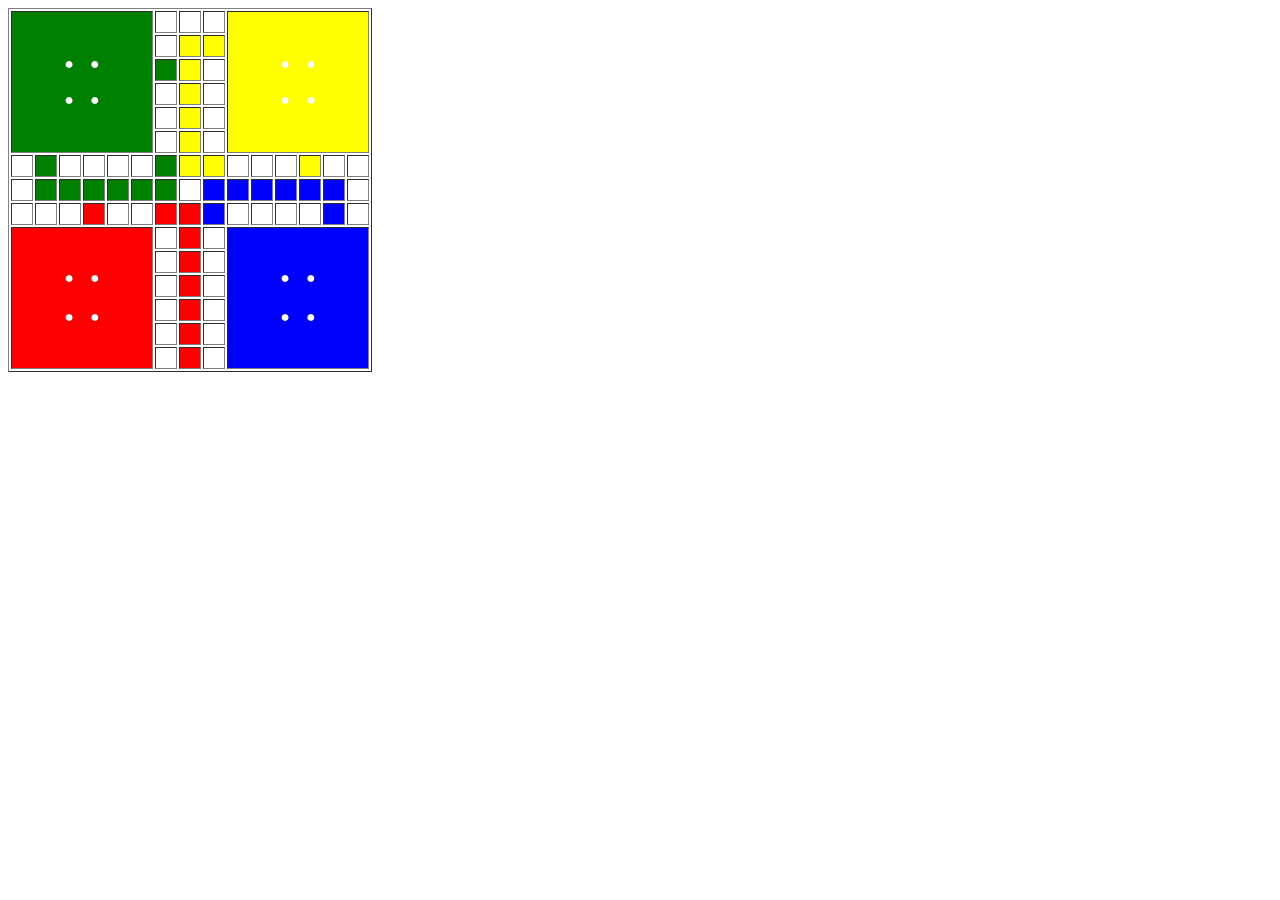
<file: html-task/assignment 7/index.html>
<!DOCTYPE html>
<html>
<head>
    <title>Ludo Board</title>
</head>

<body>

<table border="1"  cellpadding="10">

<!-- ROW 1 -->
<tr>
    <td colspan="6" rowspan="6" style="background-color: green; text-align: center; color: white;">
        ●&nbsp;&nbsp;&nbsp;&nbsp;●<br><br>
        ●&nbsp;&nbsp;&nbsp;&nbsp;●
    </td>

    <td style="background-color: white;"></td>
    <td style="background-color: white;"></td>
    <td style="background-color: white;"></td>

    <td colspan="6" rowspan="6" style="background-color: yellow; text-align: center; color: white;">
        ●&nbsp;&nbsp;&nbsp;&nbsp;●<br><br>
        ●&nbsp;&nbsp;&nbsp;&nbsp;●
    </td>
</tr>

<!-- ROW 2 -->
<tr>
    <td style="background-color: white;"></td>
    <td style="background-color: yellow;"></td>
    <td style="background-color: yellow;"></td>
</tr>

<!-- ROW 3 -->
<tr>
    <td style="background-color: green;"></td>
    <td style="background-color: yellow;"></td>
    <td style="background-color: white;"></td>
</tr>

<!-- ROW 4 -->
<tr>
    <td style="background-color: white;"></td>
    <td style="background-color: yellow;"></td>
    <td style="background-color: white;"></td>
</tr>

<!-- ROW 5 -->
<tr>
    <td style="background-color: white;"></td>
    <td style="background-color: yellow;"></td>
    <td style="background-color: white;"></td>
</tr>

<!-- ROW 6 -->
<tr>
    <td style="background-color: white;"></td>
    <td style="background-color: yellow;"></td>
    <td style="background-color: white;"></td>
</tr>


<!-- ROW 7 -->
<tr>
    <td style="background-color: white;"></td>
    <td style="background-color: green;"></td>
    <td style="background-color: white;"></td>
    <td style="background-color: white;"></td>
    <td style="background-color: white;"></td>
    <td style="background-color: white;"></td>

    <td style="background-color: green;"></td>
    <td style="background-color: yellow;"></td>
    <td style="background-color: yellow;"></td>

    <td style="background-color: white;"></td>
    <td style="background-color: white;"></td>
    <td style="background-color: white;"></td>
    <td style="background-color: yellow;"></td>
    <td style="background-color: white;"></td>
    <td style="background-color: white;"></td>
</tr>


<!-- ROW 8 -->
<tr>
    <td style="background-color: white;"></td>
    <td style="background-color: green;"></td>
    <td style="background-color: green;"></td>
    <td style="background-color: green;"></td>
    <td style="background-color: green;"></td>
    <td style="background-color: green;"></td>

    <td style="background-color: green;"></td>
    <td style="background-color: ;"></td>
    <td style="background-color: blue;"></td>

    <td style="background-color: blue;"></td>
    <td style="background-color: blue;"></td>
    <td style="background-color: blue;"></td>
    <td style="background-color: blue;"></td>
    <td style="background-color: blue;"></td>
    <td style="background-color: white;"></td>
</tr>


<!-- ROW 9 -->
<tr>
    <td style="background-color: white;"></td>
    <td style="background-color: white;"></td>
    <td style="background-color: white;"></td>
    <td style="background-color: red;"></td>
    <td style="background-color: white;"></td>
    <td style="background-color: white;"></td>

    <td style="background-color: red;"></td>
    <td style="background-color: red;"></td>
    <td style="background-color: blue"></td>

    <td style="background-color: white;"></td>
    <td style="background-color: white;"></td>
    <td style="background-color: white;"></td>
    <td style="background-color: white;"></td>
    <td style="background-color: blue;"></td>
    <td style="background-color: white;"></td>
</tr>


<!-- ROW 10 -->
<tr>
    <td colspan="6" rowspan="6"
        style="background-color: red; text-align: center; color: white;">
        ●　●<br><br>
        ●　●
    </td>

    <td style="background-color: white;"></td>
    <td style="background-color: red;"></td>
    <td style="background-color: white;"></td>

    <td colspan="6" rowspan="6"
        style="background-color: blue; text-align: center; color: white;">
        ●　●<br><br>
        ●　●
    </td>
</tr>

<!-- ROW 11 -->
<tr>
    <td style="background-color: white;"></td>
    <td style="background-color: red;"></td>
    <td style="background-color: white;"></td>
</tr>

<!-- ROW 12 -->
<tr>
    <td style="background-color: white;"></td>
    <td style="background-color: red;"></td>
    <td style="background-color: white;"></td>
</tr>

<!-- ROW 13 -->
<tr>
    <td style="background-color: white;"></td>
    <td style="background-color: red;"></td>
    <td style="background-color: white;"></td>
</tr>

<!-- ROW 14 -->
<tr>
    <td style="background-color: white;"></td>
    <td style="background-color: red;"></td>
    <td style="background-color: white;"></td>
</tr>

<!-- ROW 15 -->
<tr>
    <td style="background-color: white;"></td>
    <td style="background-color: red;"></td>
    <td style="background-color: white;"></td>
</tr>

</table>

</body>
</html>
</file>
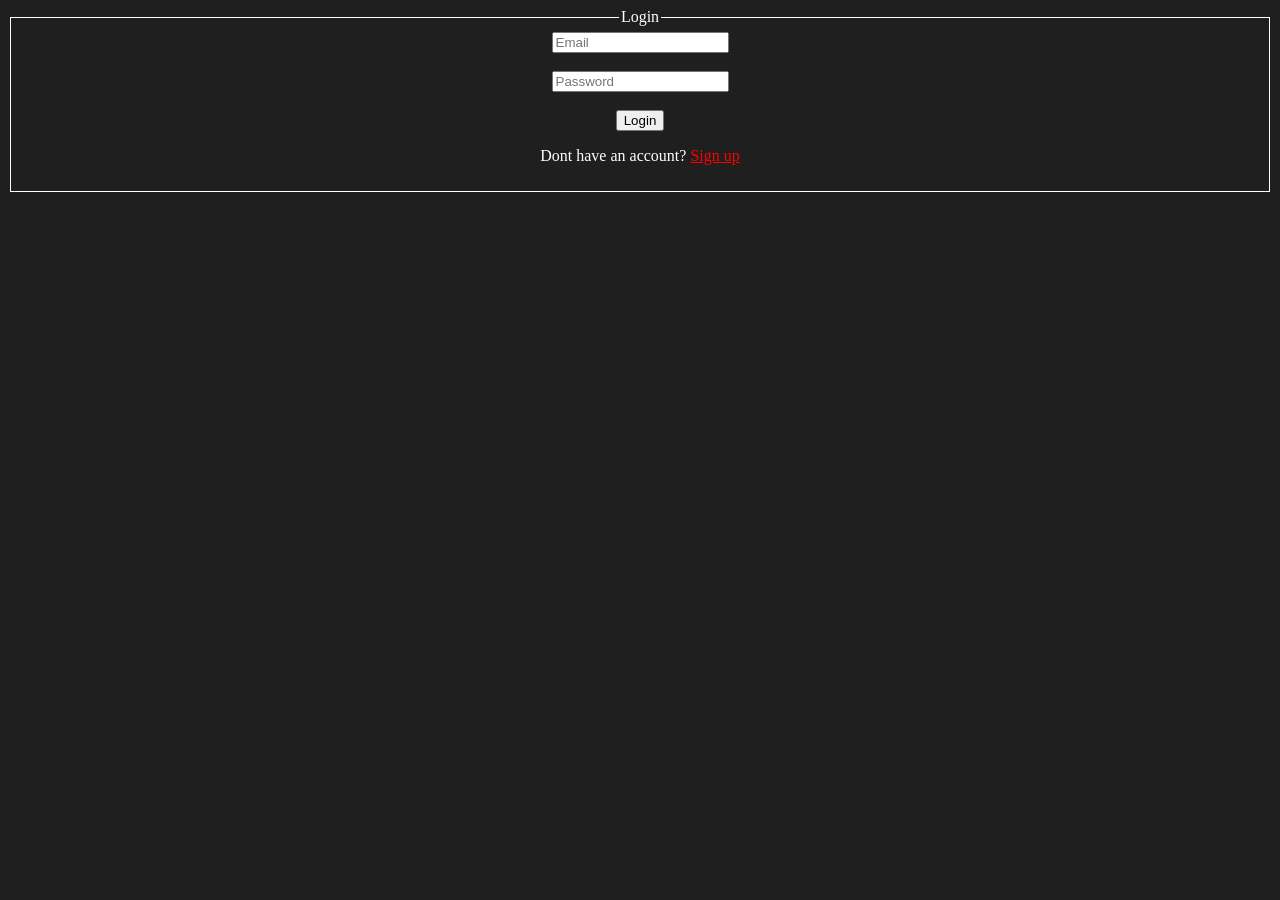
<file: html-task/Assignment 8/index.html>
<!DOCTYPE html>
<html lang="en">
<head>
<meta charset="utf-8">
<title>Login</title>
</head>
<body style="background-color:#1f1f1f; color:white; text-align:center;">

    <main>

        <section class="form-container">

            <form action="signup1.html" method="post">
                
                <fieldset style="border:1px solid white; text-align:center;">
                <legend>Login</legend>

                <input type="email" name="email" placeholder="Email" required>
                <br><br>

                <input type="password" name="password" placeholder="Password" required>
                <br><br>

                <button type="submit">Login</button>

                <p>Dont have an account? <a href="signup1.html" style="color:red;">Sign up</a></p>

                </fieldset>

            </form>

        </section>
        
    </main>

</body>
</html>
</file>
<file: css-task/Assignment 2/style.css>
body {
  margin: 0;
  background: #ffffff;
  font-family: Arial, Helvetica, sans-serif;
  font-size: 14px;
  color: #121212;
}

a { color: #121212; text-decoration: none; }
h1, h2, h3, h4, h5, p { margin: 0; }

table {
  width: 100%;
  border-collapse: collapse;
}
td {
  vertical-align: top;
  padding: 0;
}

.page {
  width: 1200px;
  margin: 0 auto;
}

.red { color: #d0021b; }
.grey { color: #666666; }
.small { font-size: 12px; }
.tiny { font-size: 10px; margin-top: 6px; }
.bold { font-weight: bold; }

.topbar { height: 50px; }
.tb-left { width: 300px; padding-top: 14px; font-size: 18px; }
.menu-icon { margin-right: 25px; }
.tb-right { width: 300px; text-align: right; padding-top: 7px; }
.btn {
  background: #5b84a8;
  color: #ffffff;
  font-size: 11px;
  font-weight: bold;
  padding: 10px 14px;
  margin-left: 12px;
  border-radius: 3px;
}
.editions {
  text-align: center;
  padding-top: 16px;
  font-size: 10px;
  letter-spacing: 1px;
}
.editions a { margin: 0 8px; }

.masthead {
  height: 90px;
  border-bottom: 1px solid #dddddd;
}
.date-box { width: 300px; font-size: 11px; padding-top: 22px; }
.stock-box { width: 300px; text-align: right; font-size: 12px; padding-top: 32px; }
.logo-cell { text-align: center; }
.logo {
  font-family: "Old English Text MT", "Times New Roman", serif;
  font-size: 52px;
  font-weight: bold;
  padding-top: 12px;
}

.nav {
  text-align: center;
  padding: 12px 0;
  border-bottom: 3px double #333333;
  font-size: 12px;
}
.nav a { margin: 0 10px; }
.nav .gap { margin: 0 14px; border-left: 1px solid #cccccc; }

.main { margin-top: 20px; }
.left-area { width: 835px; }
.right-area {
  width: 333px;
  border-left: 1px solid #dddddd;
  padding-left: 15px;
}

.story-text { width: 290px; padding-right: 15px; }
.story-image { width: 530px; }

.live { color: #d0021b; font-weight: bold; font-size: 11px; }
.story-text h2 {
  font-family: Georgia, "Times New Roman", serif;
  font-size: 22px;
  line-height: 25px;
  margin: 10px 0;
}
.story-text p { margin-bottom: 8px; line-height: 20px; }
.badge {
  background: #121212;
  color: #ffffff;
  font-size: 10px;
  padding: 1px 6px;
  border-radius: 8px;
}

.aq { border-top: 1px solid #dddddd; margin-top: 15px; padding-top: 12px; }
.aq-table { margin-top: 8px; border-collapse: separate; border-spacing: 4px; }
.aq-box {
  width: 50%;
  height: 45px;
  text-align: center;
  font-size: 11px;
  padding-top: 8px;
}
.aq-box b { font-size: 13px; }
.pink { background: #f3e6ee; border-top: 2px solid #b0307e; }
.purple { background: #f1e6f1; border-top: 2px solid #b0307e; }
.yellow { background: #fdfbe0; border-top: 2px solid #f0e030; }
.aq p { padding-top: 10px; }

.big-photo { width: 530px; height: 343px; }
.credit { font-size: 9px; color: #666666; text-align: right; margin-top: 6px; }

.second-row {
  border-top: 1px solid #dddddd;
  margin-top: 25px;
}
.item-a { width: 290px; padding: 15px 25px 0 0; }
.item-a h3 { font-family: Georgia, serif; font-size: 17px; margin-bottom: 8px; }
.item-a p { line-height: 20px; }
.item-b { width: 272px; padding: 15px 15px 0 0; }
.map-photo { width: 272px; height: 182px; }
.item-c {
  width: 200px;
  padding: 15px 0 0 15px;
  border-left: 1px solid #dddddd;
}
.item-c h4 { font-family: Georgia, serif; font-size: 15px; line-height: 20px; }

.third-row {
  border-top: 1px solid #dddddd;
  margin-top: 20px;
}
.half { width: 50%; padding-top: 15px; }
.half-border { padding-left: 15px; border-left: 1px solid #dddddd; }
.half h4 { font-family: Georgia, serif; font-size: 15px; line-height: 20px; }

.travel-photo { width: 333px; height: 222px; }
.right-area h2.light {
  font-family: Georgia, serif;
  font-weight: normal;
  font-size: 22px;
  margin: 15px 0 8px 0;
}
.right-area p { line-height: 20px; }

.mini-row {
  border-top: 1px solid #dddddd;
  margin-top: 20px;
}
.mini { width: 50%; padding-top: 15px; }
.mini-border { padding-left: 15px; border-left: 1px solid #dddddd; }
.mini-photo { width: 150px; height: 100px; margin-bottom: 8px; }
.mini h5 { font-family: Georgia, serif; font-size: 14px; line-height: 19px; }

.opinion {
  border-top: 2px solid #121212;
  margin-top: 20px;
  padding-top: 12px;
}
.opinion h4 { font-family: Georgia, serif; font-size: 18px; margin-top: 6px; }
</file>
<file: css-task/Assignment 3/style.css>
* {
    margin: 0;
    padding: 0;
    box-sizing: border-box;
}

body {
    font-family: "Roboto", Arial, sans-serif;
    background-color: #f8f9fd;
}

.top {
    height: 50px;
    background-color: black;
     padding: 10px 0px 55px;
}

.top a {
    color: white;
    text-decoration: none;
    line-height: 50px;
    margin-left: 20px;
}

.services {
    padding: 45px 0;
    text-align: center;
}

.card {
    display: inline-block;
    vertical-align: top;
    width: 320px;
    margin: 15px;
    background-color: white;
    border-radius: 6px;
    box-shadow: 0 2px 8px rgba(0, 0, 0, 0.1);
}

.card img {
    display: block;
    width: 320px;
    border-radius: 6px 6px 0 0;
}

.icon {
    position: relative;
    width: 74px;
    height: 53px;
    margin-top: -27px;
    background-color: #f59a11;
    color: white;
    font-size: 22px;
    line-height: 53px;
    text-align: center;
    border-radius: 0 40px 40px 0;
}

.card-body {
    padding: 20px 25px 30px;
    text-align: center;
}

.card-body h3 {
    font-size: 20px;
    font-weight: 500;
    text-transform: uppercase;
    color: #475569;
    margin-bottom: 20px;
}

.card-body p {
    font-size: 15px;
    line-height: 25px;
    color: #6b7280;
    margin-bottom: 25px;
}

.btn {
    display: inline-block;
    background-color: #5b6a87;
    color: white;
    text-decoration: none;
    font-size: 16px;
    padding: 10px 35px;
    border-radius: 4px;
}

.footer {
   margin-top: 20px;
    height: 50px;
    background-color: black;
}
</file>
<file: css-task/Assignment 4/style.css>
h1{
    color: aliceblue; /* named color */
    color: #789065; /* hex color */
    color: rgb(82,82,200); /* rgb color */
    color: rgba(99,165,255,0.5); /* rgba color */
    color: hsl(240,80%,50%); /* hue satueration lightness(hsl) color */
    color: hsl(0, 0%, 0%); /* huw saturation lightness alpha(hsla) color */

    /* text styling */

    font-size: 80px;
    font-weight: 500px;
    font-family: Georgia, 'Times New Roman', Times, serif;
    font-style: italic;
    text-align: center;
    text-transform: capitalize;
    text-shadow: 5px 15px 6px rgb(228, 191, 228);
    text-decoration: overline;
    letter-spacing: 20px;
    word-spacing: 40px;
    line-height: 100px;
    width: 50%;
}
div{
    height: 300px;
    width: 400px;
    border: 15px dotted red;
    border-radius: 10px;
    padding: 50px;

    /* background styling */
    /* 1 property of background */
    background-color: bisque;
    background-color: #877379;
    background-color: rgb(35,93,255);
    background-color: rgba(160,154,148,0.3);
    background-color: hsl(199,70%,50%);
    background-color: hsl(200, 57%, 47%);

    /* 2 property of background */
    /* background: url(https://media.istockphoto.com/id/517188688/photo/mountain-landscape.jpg?s=612x612&w=0&k=20&c=A63koPKaCyIwQWOTFBRWXj_PwCrR4cEoOw2S9Q7yVl8=);
    background-repeat: no-repeat;
    background-position: center;
    background-size: cover; */
    
    /* 3 property of background */
    /* background: linear-gradient(to bottom, rgb(180, 180, 255),rgb(49, 49, 196)); */

    /* 4 property of background */
    /* background: radial-gradient(yellow,purple,blue,red); */

    /* 5 property of background */
    /* background-origin: border-box; */
    /* background-origin: padding-box;
    background-origin: content-box; */

    /* 6 property of background */
   background-clip: content-box;
   background-clip: padding-box;
   background-clip: border-box;


    /* 7 property of background*/
    /* background-attachment: fixed; */

}
</file>
<file: css-task/Assignment 5/style.css>
* {
  margin: 0;
  padding: 0;
  box-sizing: border-box;
}

html {
  font-size: 16px;
}

body {
  font-family: "Open Sans", sans-serif;
  background-color: #fff;
  color: #222;
}

a {
  text-decoration: none;
  color: inherit;
}

.hero {
  display: block;
  width: 100%;
  height: 30vw;
  background-image: url("assets/images/img1.jpg");
  background-color: #8a5a12;
  background-size: cover;
  background-position: center;
}

.navbar {
  width: 100%;
  height: 70px;
  padding: 0 4vw;
  font-size: 0;
  color: #fff;
}

.nav-left,
.nav-right {
  display: inline-block;
  width: 50%;
  height: 70px;
  line-height: 70px;
}

.nav-right {
  text-align: right;
}

.logo {
  display: inline-block;
  font-family: "Playfair Display", serif;
  font-style: italic;
  font-weight: 700;
  font-size: 2.2rem;
  color: #ffc400;
  margin-right: 30px;
}

.nav-link {
  display: inline-block;
  font-size: 0.8rem;
  font-weight: 600;
  margin-right: 24px;
}

.nav-right .nav-link {
  margin-right: 0;
  margin-left: 28px;
}

.arrow {
  font-size: 1.5rem;
  margin-left: 3px;
}

.badge {
  display: inline-block;
  width: 16px;
  height: 16px;
  line-height: 16px;
  border-radius: 8px;
  background-color: #ff6a00;
  color: #fff;
  font-size: 0.6rem;
  text-align: center;
  margin: 0 8px 0 2px;
}

.hero-content {
  display: block;
  width: 100%;
  padding-top: 9vw;
  text-align: center;
  color: #fff;
  height: 1500px;
}

.hero-content h1 {
  font-family: "Playfair Display", serif;
  font-weight: 400;
  font-size: 3.2rem;
  letter-spacing: 1px;
  text-shadow: 0 2px 8px rgba(0, 0, 0, 0.5);
  margin-bottom: 10px;
}

.hero-content p {
  font-size: 0.95rem;
  font-weight: 600;
  text-shadow: 0 1px 5px rgba(0, 0, 0, 0.6);
  margin-bottom: 22px;
}

.search {
  display: block;
  width: 50%;
  height: 55px;
  margin: 0 auto;
  font-size: 0;
  background-color: #fff;
}

.search-input {
  display: inline-block;
  width: 67%;
  height: 43px;
  padding-left: 20px;
  border: 0;
  outline: 0;
  font-family: inherit;
  font-size: 0.9rem;
  color: #333;
}

.search-select {
  display: inline-block;
  width: 17%;
  height: 58px;
  line-height: 66px;
  padding-left: 16px;
  border-left: 1px solid #ddd;
  background-color: #fff;
  color: #333;
  font-size: 0.85rem;
  text-align: left;
}

.search-btn {
  display: inline-block;
  width: 16%;
  height: 58px;
  border: 0;
  background-color: #ffc400;
  color: #fff;
  font-size: 1.8rem;
  cursor: pointer;
}

.categories-bar {
  display: block;
  width: 100%;
  padding: 28px 10vw;
  background-color: #fff;
  box-shadow: 0 6px 12px rgba(0, 0, 0, 0.12);
}

.categories-bar h2 {
  font-family: "Playfair Display", serif;
  font-weight: 400;
  font-size: 1.3rem;
  letter-spacing: 1px;
  color: #333;
}

.grid {
  display: block;
  width: 82%;
  margin: 55px auto 60px auto;
  font-size: 0;
}

.card {
  display: inline-block;
  width: 22%;
  margin: 0 1.1vw 1.5vw 1.1vw;
  padding: 10px;
  background-color: #fff;
  box-shadow: 0 0 10px rgba(0, 0, 0, 0.18);
}

.tile {
  display: block;
  width: 100%;
  height: 14.5vw;
  background-size: cover;
  background-position: center;
  overflow: hidden;
}

.label {
  display: block;
  padding-left: 15px;
  font-family: "Playfair Display", serif;
  font-size: 1.1rem;
  line-height: 1.3;
  color: #fff;
  text-shadow: 0 1px 4px rgba(0, 0, 0, 0.7);
}

.label.one {
  padding-top: 11.9vw;
}

.label.two {
  padding-top: 10.3vw;
}



.t1  { background-image: url("assets/images/img3.jpg"); }
.t2  { background-image: url("assets/images/img2.jpg"); }
.t3  { background-image: url("assets/images/img4.jpg"); }
.t4  { background-image: url("assets/images/img5.jpg"); }
.t5  { background-image: url("assets/images/img1.jpg"); }
.t6  { background-image: url("assets/images/img6.jpg"); }
.t7  { background-image: url("assets/images/img9.jpg"); }
.t8  { background-image: url("assets/images/img8.jpg"); }
.t9  { background-image: url("assets/images/img4.jpg"); }
.t10 { background-image: url("assets/images/img4.jpg"); }
.t11 { background-image: url("assets/images/img3.jpg"); }
.t12 { background-image: url("assets/images/img1.jpg"); }
</file>
<file: css-task/Assignment 6/style.css>
.box{
    display: inline-block;
    vertical-align: top;
    border: 3px solid blue;
    height: 400px;
    width: 200px;
    margin-right: 10px;
}

.box h3{
    font-size: 16px;
}

/* 1. Descendant Combinator: .descombinator ke andar har p (chahe kitna bhi andar ho) */
.descombinator p{
    border: 5px dotted red;
    font-size: 22px;
    background-color: aqua;
    color: red;
    padding: 10px;
    background-clip: content-box;
}

/* 2. Child Combinator: sirf direct child p */
.childcombinator > p{
    border: 5px dotted green;
    font-size: 22px;
    background-color: yellow;
    color: green;
    padding: 10px;
    background-clip: content-box;
}

/* 3. Adjacent Sibling Combinator: h2 ke bilkul baad wala pehla p */
h2 + p{
    border: 5px dotted purple;
    font-size: 22px;
    background-color: pink;
    color: purple;
    padding: 10px;
    background-clip: content-box;
}

/* 4. General Sibling Combinator: h2 ke baad wale sab p */
.generalcombinator h2 ~ p{
    border: 5px dotted orange;
    font-size: 22px;
    background-color: lightgreen;
    color: darkred;
    padding: 10px;
    background-clip: content-box;
}
</file>
<file: css-task/Assignment 7/style.css>
* {
    margin: 0;
    padding: 0;
    box-sizing: border-box;
}

.header {
    height: 120px;
    background-color: #666666;
    color: white;
    text-align: center;
    padding: 15px;
    position: sticky;
    top: 0;
    z-index: 100;
}

.header h1 {
    font-size: 38px;
    margin-bottom: 10px;
}

.nav a {
    color: white;
    text-decoration: none;
    margin: 0px 15px;
    font-size: 25px;
}

main {
    width: 1500px;
}

.sidebar {
    position: fixed;
    top: 120px;
    left: 0;
    width: 300px;
    height: 620px;
    background-color: #efeded;
    border: 5px solid #dedede;
    border-radius: 10px;
    z-index: 50;
}

aside {
    height: 500px;
    width: 260px;
    background-color: #666666;
    margin: 10px 20px 0px 15px;
    padding: 20px 0px 0px 20px;
    border-radius: 13px;
}

aside h2 {
    color: aliceblue;
}

.sidebar a {
    display: block;
    color: white;
    text-decoration: none;
    margin-bottom: 25px;
    font-size: 18px;
}

.content {
    margin-left: 300px;
    width: 1200px;
    min-height: 600px;
    padding: 20px;
    position: relative;
}

.sticky-box {
    position: relative;
    top: 0px;
    z-index: 10;
    width: 1160px;
    background-color: lightgray;
    text-align: center;
    padding: 5px;
    border-radius: 10px;
}

.box-1 {
    width: 150px;
    height: 150px;
    border-radius: 200px;
    background-color: coral;
    color: white;
    text-align: center;
    line-height: 150px;
    position: absolute;
    top: 40px;
    right: 45px;
    z-index: 2;
}

.box-2 {
    width: 280px;
    height: 155px;
    background-color: lightblue;
    padding: 15px;
    border-radius: 8px;
    position: absolute;
    top: 200px;
    left: 40px;
    z-index: 1;
}

.gallery {
    margin-top: 320px;
    display: flex;
    flex-wrap: wrap;
    gap: 20px;
}

.card {
    width: 370px;
    height: 200px;
    background-color: #d8d6d8;
    border-radius: 5px;
    text-align: center;
    line-height: 200px;
    color: #aaaaaa;
    font-size: 22px;
}

footer {
    position: relative;
    z-index: 60;
    background-color: gray;
    color: #eee;
    font-weight: 400;
    text-align: center;
    padding: 20px;
}
</file>
